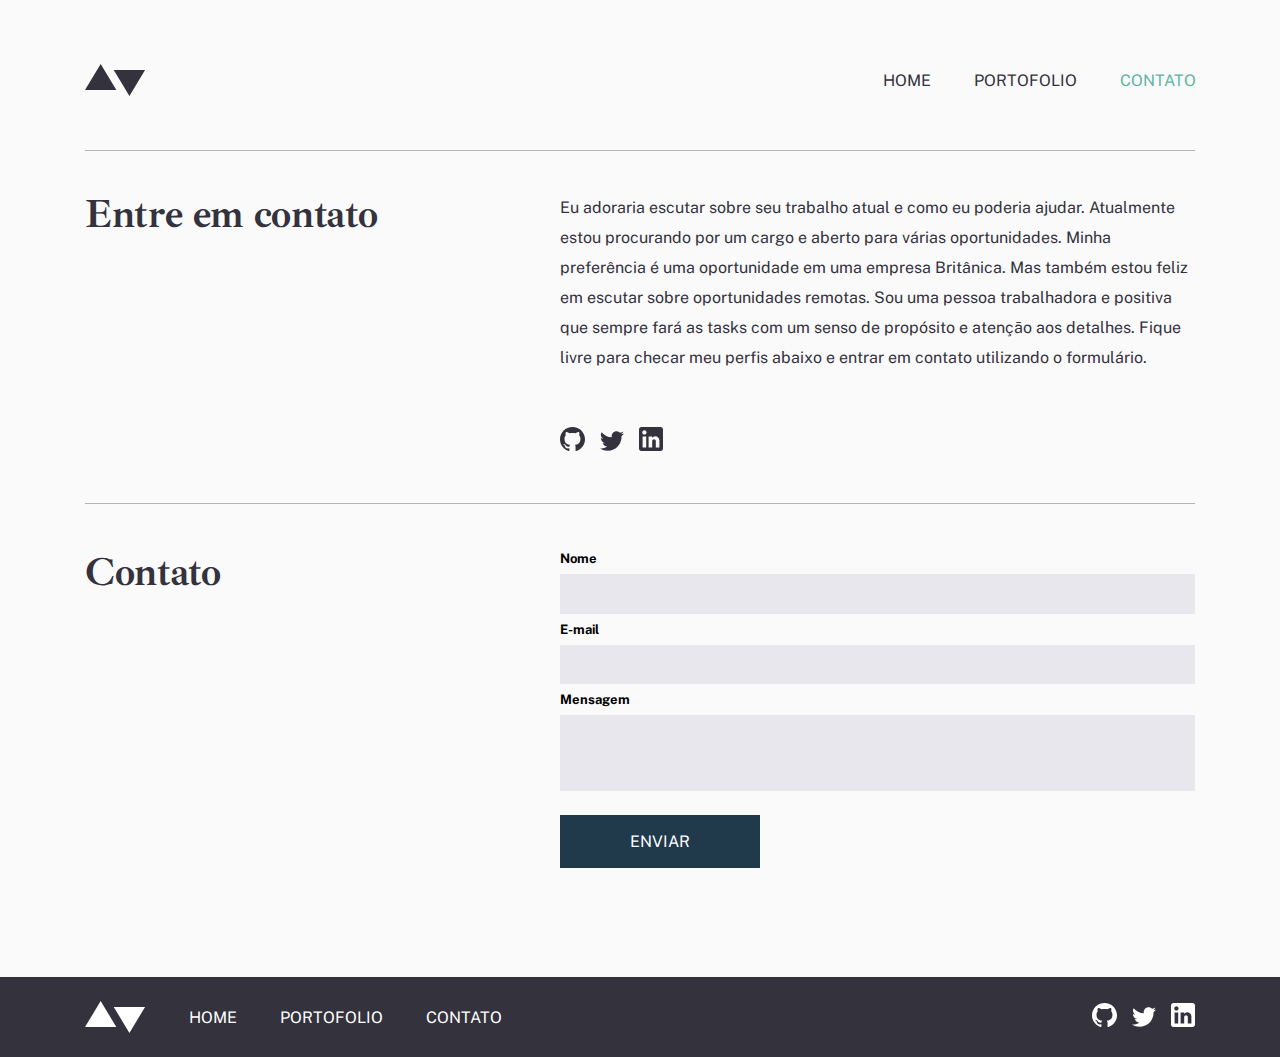
<file: pages/contato/index.html>
<!DOCTYPE html>
<html lang="en">

<head>
    <meta charset="UTF-8">
    <meta http-equiv="X-UA-Compatible" content="IE=edge">
    <meta name="viewport" content="width=device-width, initial-scale=1.0">
    <title>Contato</title>
    <link rel="preconnect" href="https://fonts.googleapis.com">
    <link rel="preconnect" href="https://fonts.gstatic.com" crossorigin>
    <link href="https://fonts.googleapis.com/css2?family=Ibarra+Real+Nova:wght@700&family=Public+Sans&display=swap"
        rel="stylesheet">
    <link rel="stylesheet" href="../../css/global.css">
    <link rel="stylesheet" href="style.css">

</head>

<body>
    <header>
        <img src="../../assets/logo-dark.svg" alt="Logo dark">
        <nav>
            <ul>
                <li><a class="home2" href="../../pages/home/index.html">HOME</a></li>
                <li><a class="home2" href="../../pages/portfolio/index.html">PORTOFOLIO</a></li>
                <li><a class="home" href="../../pages/contato/index.html">CONTATO</a></li>
            </ul>
        </nav>
    </header>
    <section>
        <div class="contato-final">
            <div class="contato-h2">
                <h2>Entre em contato</h2>
            </div>
            <div class="entre-em-contato">
                <p>Eu adoraria escutar sobre seu trabalho atual e como eu poderia ajudar. Atualmente estou procurando
                    por um cargo e aberto para várias oportunidades. Minha preferência é uma oportunidade em uma empresa
                    Britânica. Mas também estou feliz em escutar sobre oportunidades remotas. Sou uma pessoa
                    trabalhadora e positiva que sempre fará as tasks com um senso de propósito e atenção aos detalhes.
                    Fique livre para checar meu perfis abaixo e entrar em contato utilizando o formulário.</p>
                <ul>
                    <li><a href="https://github.com/carlosael"><img src="../../assets/icons/github-dark.svg" alt=""></a>
                    </li>
                    <li><a href="#"><img src="../../assets/icons/twitter-dark.svg" alt=""></a></li>
                    <li><a href="https://www.linkedin.com/in/carlos-alberto-037582105/"><img
                                src="../../assets/icons/linkedin-dark.svg" alt=""></a></li>
                </ul>
            </div>
        </div>
        <div class="contato-texto">
            <div class="contato-texto-h2">
                <h2>Contato</h2>
            </div>
            <div class="inputs">
                <label for="name">Nome</label>
                <input class="name" id="name" type="text">
                <label for="email">E-mail</label>
                <input class="email" id="email" type="text">
                <label for="mesagem">Mensagem</label>
                <textarea class="text" id="mesagem" type="text"></textarea>
                <button>ENVIAR</button>
            </div>
        </div>
    </section>
    <footer>
        <div class="links">
            <div class="logo-nav">
                <img src="../../assets/logo-light.svg" alt="Logo light">
                <ul>
                    <li><a href="../../pages/home/index.html">HOME</a></li>
                    <li><a href="../../pages/portfolio/index.html">PORTOFOLIO</a></li>
                    <li><a href="../../pages/contato/index.html">CONTATO</a></li>
                </ul>
            </div>
            <div class="ul-social">
                <ul>
                    <li><a href="https://github.com/carlosael"><img src="../../assets/icons/github-light.svg"
                                alt=""></a>
                    </li>
                    <li><a href="#"><img src="../../assets/icons/twitter-light.svg" alt=""></a></li>
                    <li><a href="https://www.linkedin.com/in/carlos-alberto-037582105/"><img
                                src="../../assets/icons/linkedin-light.svg" alt=""></a></li>
                </ul>
            </div>
        </div>
    </footer>
</body>

</html>
</file>
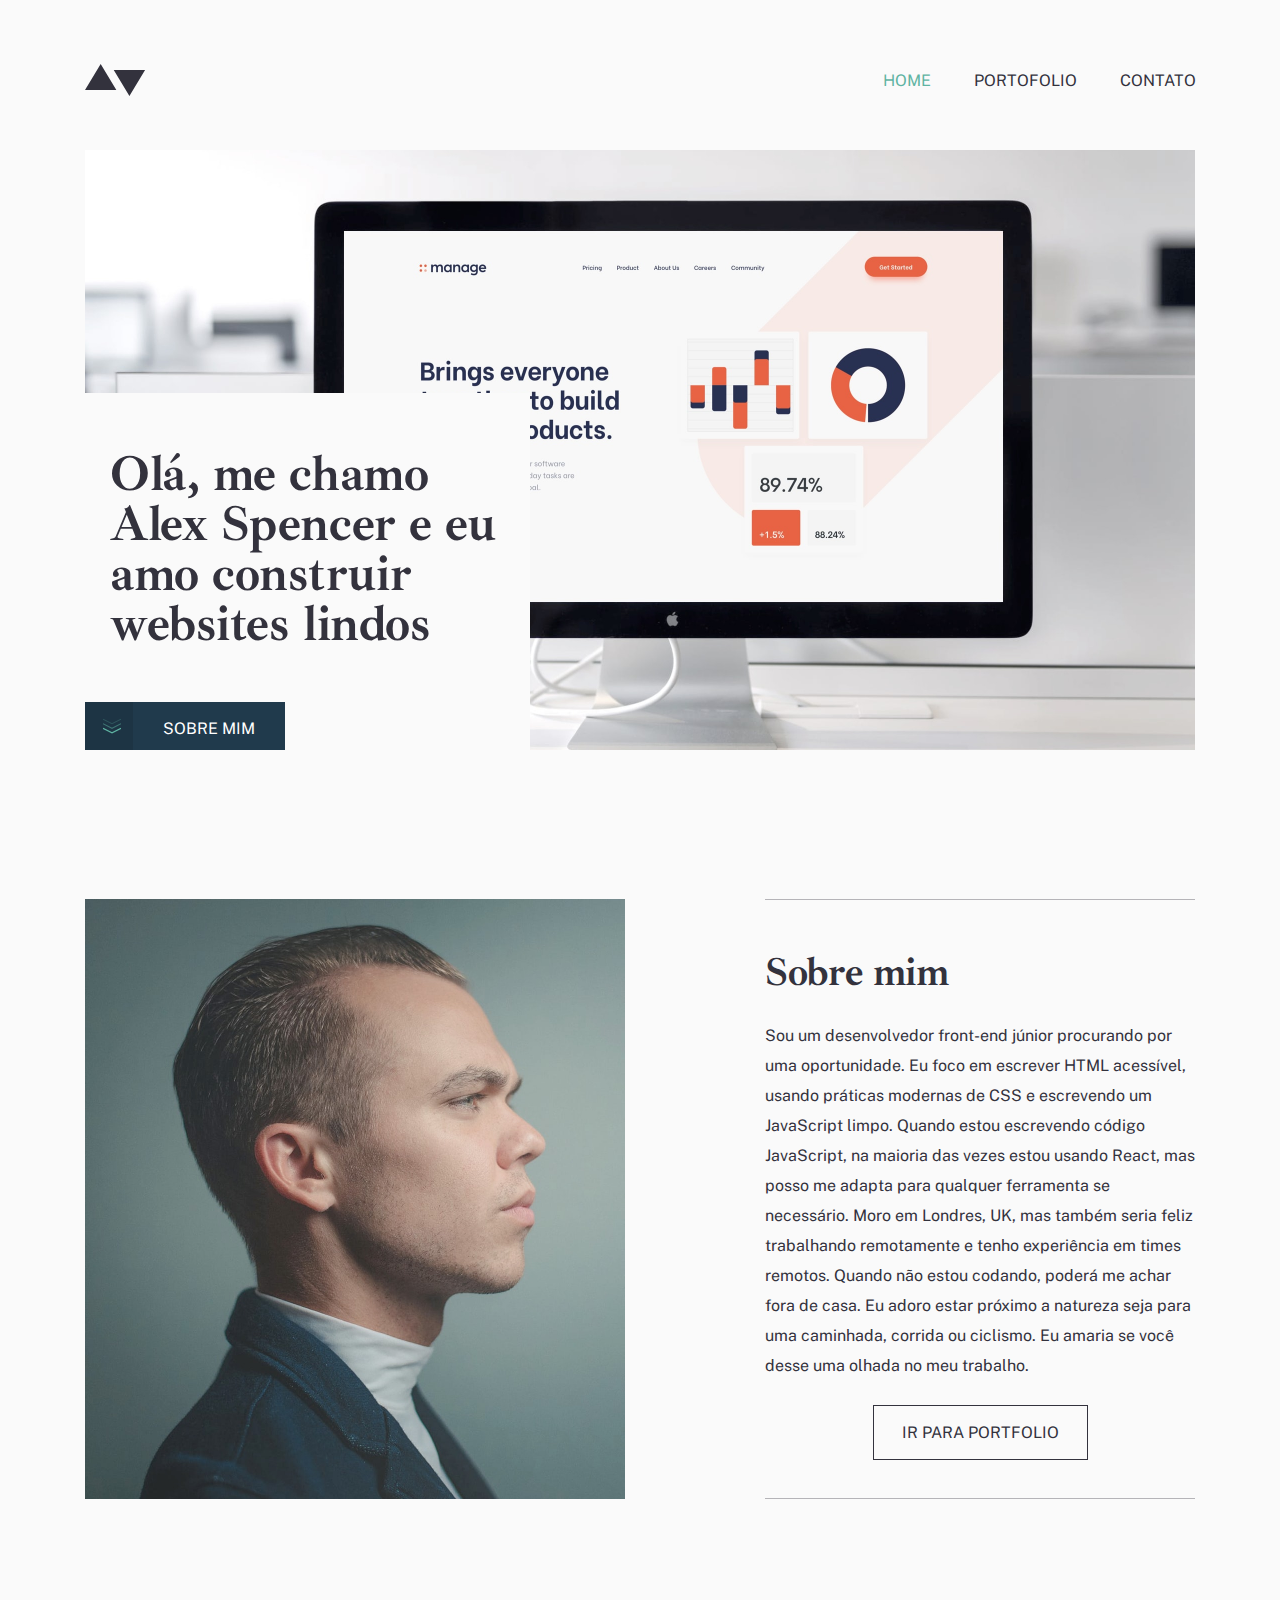
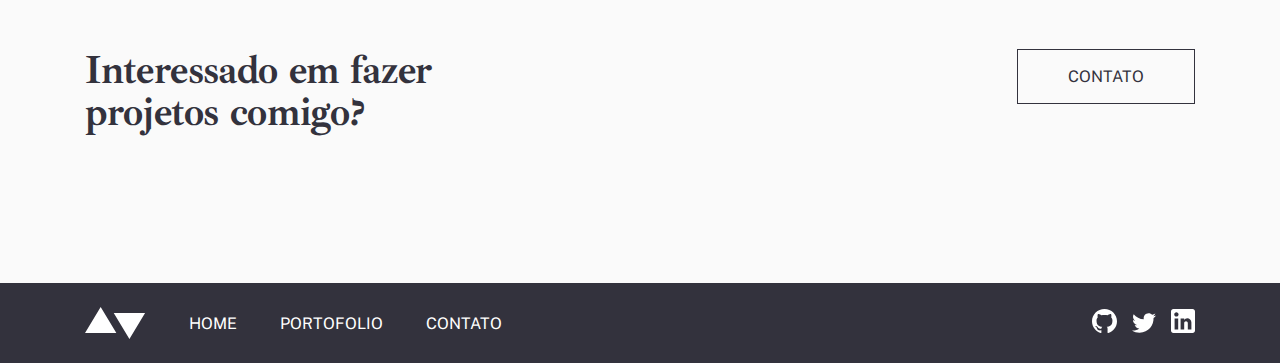
<file: pages/home/index.html>
<!DOCTYPE html>
<html lang="en">

<head>
    <meta charset="UTF-8">
    <meta http-equiv="X-UA-Compatible" content="IE=edge">
    <meta name="viewport" content="width=device-width, initial-scale=1.0">
    <title>Home</title>
    <link rel="preconnect" href="https://fonts.googleapis.com">
    <link rel="preconnect" href="https://fonts.gstatic.com" crossorigin>
    <link href="https://fonts.googleapis.com/css2?family=Ibarra+Real+Nova:wght@700&family=Public+Sans&display=swap"
        rel="stylesheet">
    <link rel="stylesheet" href="../../css/global.css">
    <link rel="stylesheet" href="style.css">

</head>

<body>
    <header>
        <img src="../../assets/logo-dark.svg" alt="Logo dark">
        <nav>
            <ul>
                <li><a class="home" href="../../pages/home/index.html">HOME</a></li>
                <li><a class="home2" href="../../pages/portfolio/index.html">PORTOFOLIO</a></li>
                <li><a class="home2" href="../../pages/contato/index.html">CONTATO</a></li>
            </ul>
        </nav>
    </header>
    <section>
        <div class="hero">
            <div class="hero-h1">
                <div class="ola">
                    <h1>Olá, me chamo Alex Spencer e eu amo construir websites lindos</h1>
                </div>
                <div class="hero-button">
                    <div class="img-button">
                        <a href="#sobre-mim"><button><img src="../../assets/icons/down-arrows.svg"
                                    alt="Down arrows"></button></a>
                    </div>
                    <div class="sobre-mim-button">
                        <a href="#sobre-mim"><button>SOBRE MIM</button></a>
                    </div>
                </div>
            </div>
        </div>
    </section>
    <section id="sobre-mim">
        <div class="profilepic-sobre">
            <div class="profilepic">
                <img src="../../assets/home/image-homepage-profile.jpg" alt="Profile picture">
            </div>
            <div class="about-me">
                <h2>Sobre mim</h2>
                <p>Sou um desenvolvedor front-end júnior procurando por uma oportunidade. Eu foco em escrever HTML
                    acessível, usando práticas modernas de CSS e escrevendo um JavaScript limpo. Quando estou escrevendo
                    código JavaScript, na maioria das vezes estou usando React, mas posso me adapta para qualquer
                    ferramenta
                    se necessário. Moro em Londres, UK, mas também seria feliz trabalhando remotamente e tenho
                    experiência
                    em times remotos. Quando não estou codando, poderá me achar fora de casa. Eu adoro estar próximo a
                    natureza seja para uma caminhada, corrida ou ciclismo. Eu amaria se você desse uma olhada no meu
                    trabalho.</p>
                <div class="about-me-button">
                    <a href="../../pages/portfolio/index.html"><button>IR PARA PORTFOLIO</button></a>
                </div>
            </div>
        </div>
    </section>
    <section>
        <div class="contato">
            <div class="contato-h2">
                <h2>Interessado em fazer projetos comigo?</h2>
            </div>
            <div class="contato-button">
                <a href="../../pages/contato/index.html"><button>CONTATO</button></a>
            </div>
        </div>
    </section>
    <footer>
        <div class="links">
            <div class="logo-nav">
                <img src="../../assets/logo-light.svg" alt="Logo light">
                <ul>
                    <li><a href="../../pages/home/index.html">HOME</a></li>
                    <li><a href="../../pages/portfolio/index.html">PORTOFOLIO</a></li>
                    <li><a href="../../pages/contato/index.html">CONTATO</a></li>
                </ul>
            </div>
            <div class="ul-social">
                <ul>
                    <li><a href="https://github.com/carlosael"><img src="../../assets/icons/github-light.svg"
                                alt=""></a>
                    </li>
                    <li><a href="#"><img src="../../assets/icons/twitter-light.svg" alt=""></a></li>
                    <li><a href="https://www.linkedin.com/in/carlos-alberto-037582105/"><img
                                src="../../assets/icons/linkedin-light.svg" alt=""></a></li>
                </ul>
            </div>
        </div>
    </footer>
</body>

</html>
</file>
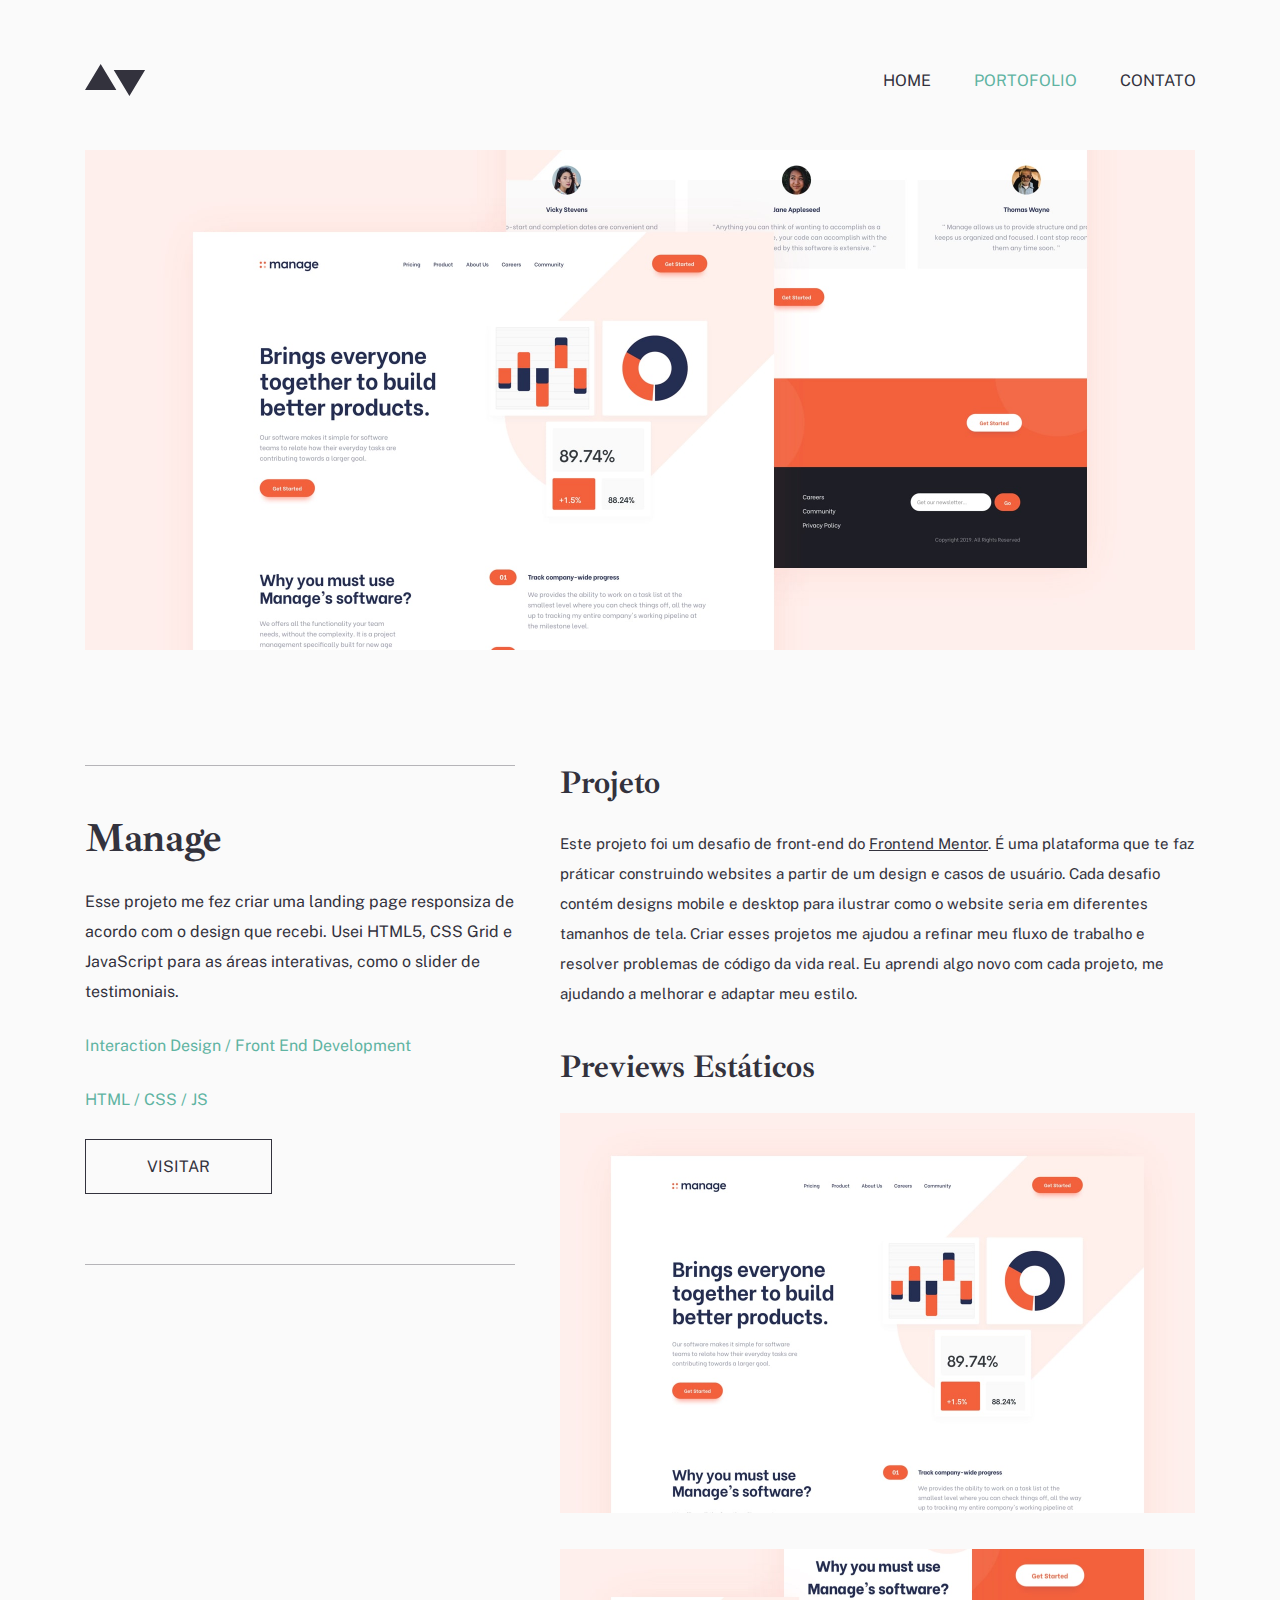
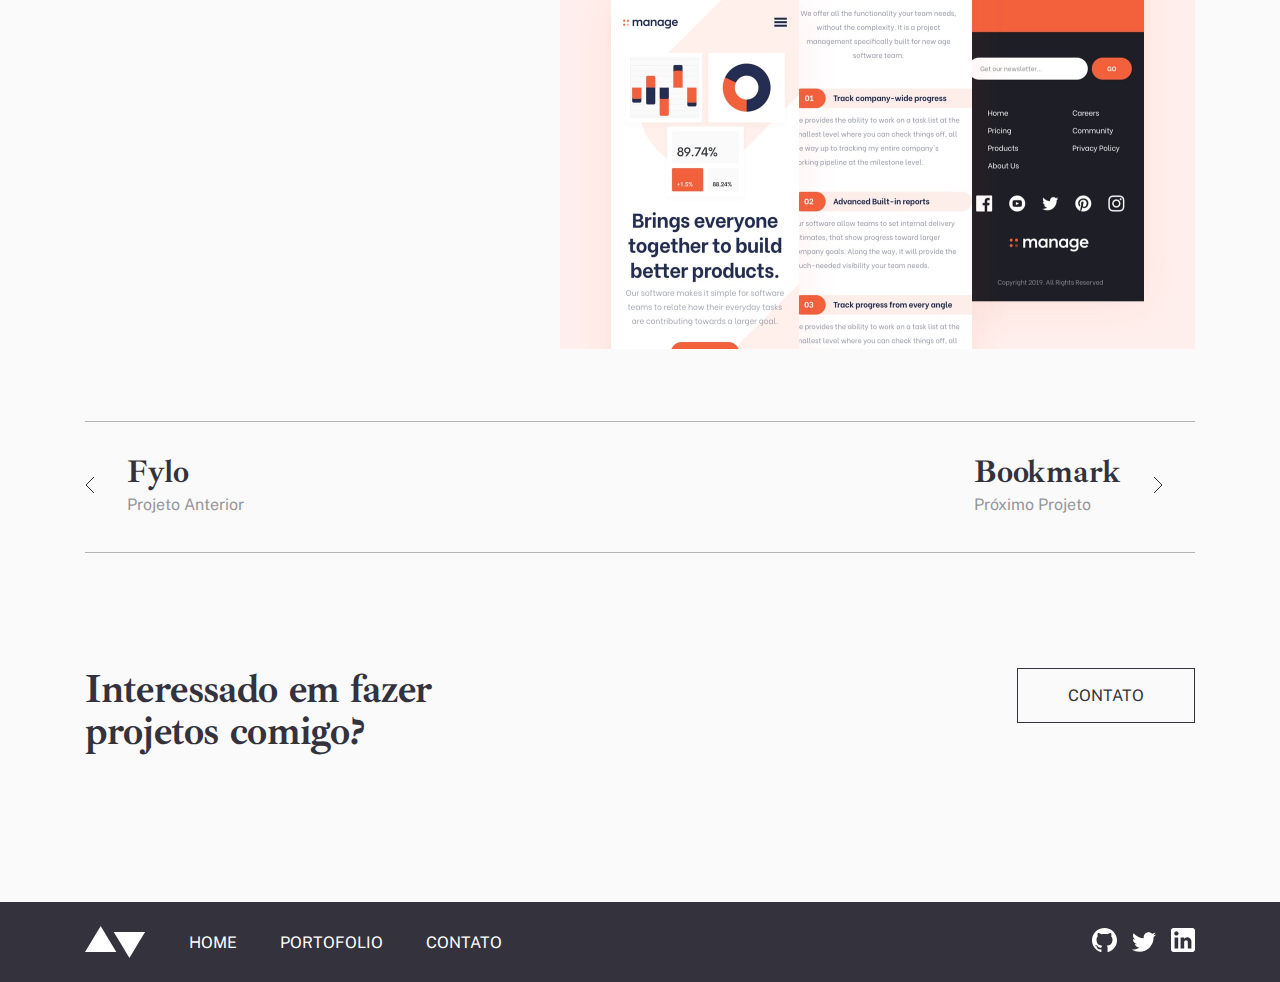
<file: pages/portfolio-01-manage/index.html>
<!DOCTYPE html>
<html lang="en">

<head>
    <meta charset="UTF-8">
    <meta http-equiv="X-UA-Compatible" content="IE=edge">
    <meta name="viewport" content="width=device-width, initial-scale=1.0">
    <title>Projeto Manage</title>
    <link rel="preconnect" href="https://fonts.googleapis.com">
    <link rel="preconnect" href="https://fonts.gstatic.com" crossorigin>
    <link href="https://fonts.googleapis.com/css2?family=Ibarra+Real+Nova:wght@700&family=Public+Sans&display=swap"
        rel="stylesheet">
    <link rel="stylesheet" href="../../css/global.css">
    <link rel="stylesheet" href="style.css">

</head>

<body>
    <header>
        <img src="../../assets/logo-dark.svg" alt="Logo dark">
        <nav>
            <ul>
                <li><a class="home2" href="../../pages/home/index.html">HOME</a></li>
                <li><a class="home" href="../../pages/portfolio/index.html">PORTOFOLIO</a></li>
                <li><a class="home2" href="../../pages/contato/index.html">CONTATO</a></li>
            </ul>
        </nav>
    </header>
    <section>
        <div class="hero">

        </div>
    </section>
    <section id="sobre-mim">
        <div class="profilepic-sobre">
            <div class="about-me">
                <h2>Manage</h2>
                <p>Esse projeto me fez criar uma landing page responsiza de acordo com o design que recebi. Usei HTML5,
                    CSS Grid e JavaScript para as áreas interativas, como o slider de testimoniais.</p>
                <p class="p-verde">Interaction Design / Front End Development</p>
                <p class="p-verde">HTML / CSS / JS</p>
                <div class="about-me-button">
                    <a href="#"><button>VISITAR</button></a>
                </div>
            </div>
            <div class="projeto">
                <h3>Projeto</h3>
                <p>Este projeto foi um desafio de front-end do <u>Frontend Mentor</u>. É uma plataforma que te faz
                    práticar
                    construindo websites a partir de um design e casos de usuário. Cada desafio contém designs mobile e
                    desktop para ilustrar como o website seria em diferentes tamanhos de tela. Criar esses projetos me
                    ajudou a refinar meu fluxo de trabalho e resolver problemas de código da vida real. Eu aprendi algo
                    novo com cada projeto, me ajudando a melhorar e adaptar meu estilo.</p>
                <h3>Previews Estáticos</h3>
                <img src="../../assets/portfolio/manage/image-manage-preview-1.jpg" alt="Manage picture 2">
                <img src="../../assets/portfolio/manage/image-manage-preview-2.jpg" alt="Manage picture 3">
            </div>
        </div>
    </section>
    <section>
        <div class="portofolio-nav">
            <div class="projeto-anterior">
                <div class="projeto-seta">
                    <a href="../../pages/portfolio-04-fylo/index.html"><img src="../../assets/icons/arrow-left.svg"
                            alt=""></a>
                </div>
                <div class="projeto-anterior-projeto">
                    <a href="../../pages/portfolio-04-fylo/index.html">
                        <h3>Fylo</h3>
                        <p>Projeto Anterior</p>
                    </a>
                </div>
            </div>
            <div class="projeto-anterior">
                <div class="projeto-anterior-projeto">
                    <a href="../../pages/portfolio-02-bookmark/index.html">
                        <h3>Bookmark</h3>
                        <p>Próximo Projeto</p>
                    </a>
                </div>
                <div class="projeto-seta">
                    <a href="../../pages/portfolio-02-bookmark/index.html"><img src="../../assets/icons/arrow-right.svg"
                            alt=""></a>
                </div>
            </div>
        </div>

    </section>
    <section>
        <div class="contato">
            <div class="contato-h2">
                <h2>Interessado em fazer projetos comigo?</h2>
            </div>
            <div class="contato-button">
                <a href="../../pages/contato/index.html"><button>CONTATO</button></a>
            </div>
        </div>
    </section>
    <footer>
        <div class="links">
            <div class="logo-nav">
                <img src="../../assets/logo-light.svg" alt="Logo light">
                <ul>
                    <li><a href="../../pages/home/index.html">HOME</a></li>
                    <li><a href="../../pages/portfolio/index.html">PORTOFOLIO</a></li>
                    <li><a href="../../pages/contato/index.html">CONTATO</a></li>
                </ul>
            </div>
            <div class="ul-social">
                <ul>
                    <li><a href="https://github.com/carlosael"><img src="../../assets/icons/github-light.svg"
                                alt=""></a>
                    </li>
                    <li><a href="#"><img src="../../assets/icons/twitter-light.svg" alt=""></a></li>
                    <li><a href="https://www.linkedin.com/in/carlos-alberto-037582105/"><img
                                src="../../assets/icons/linkedin-light.svg" alt=""></a></li>
                </ul>
            </div>
        </div>
    </footer>
</body>

</html>
</file>
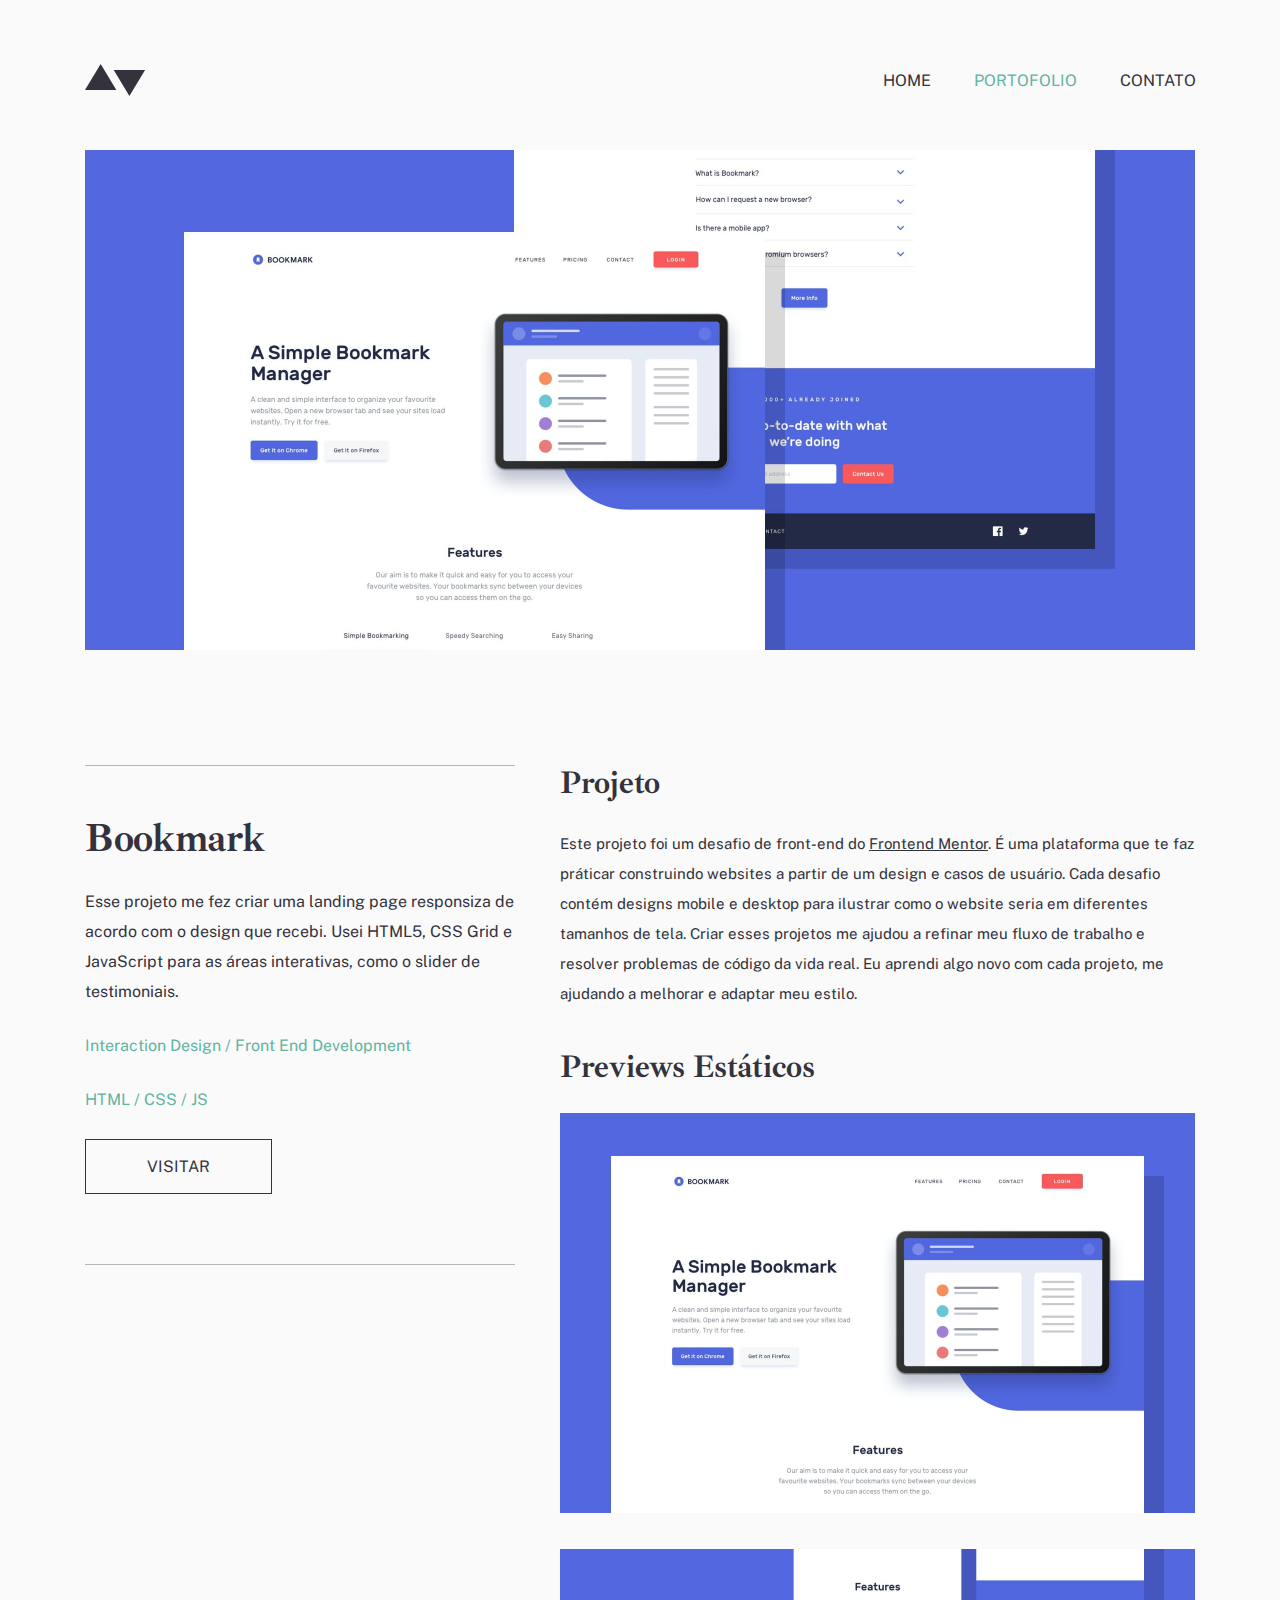
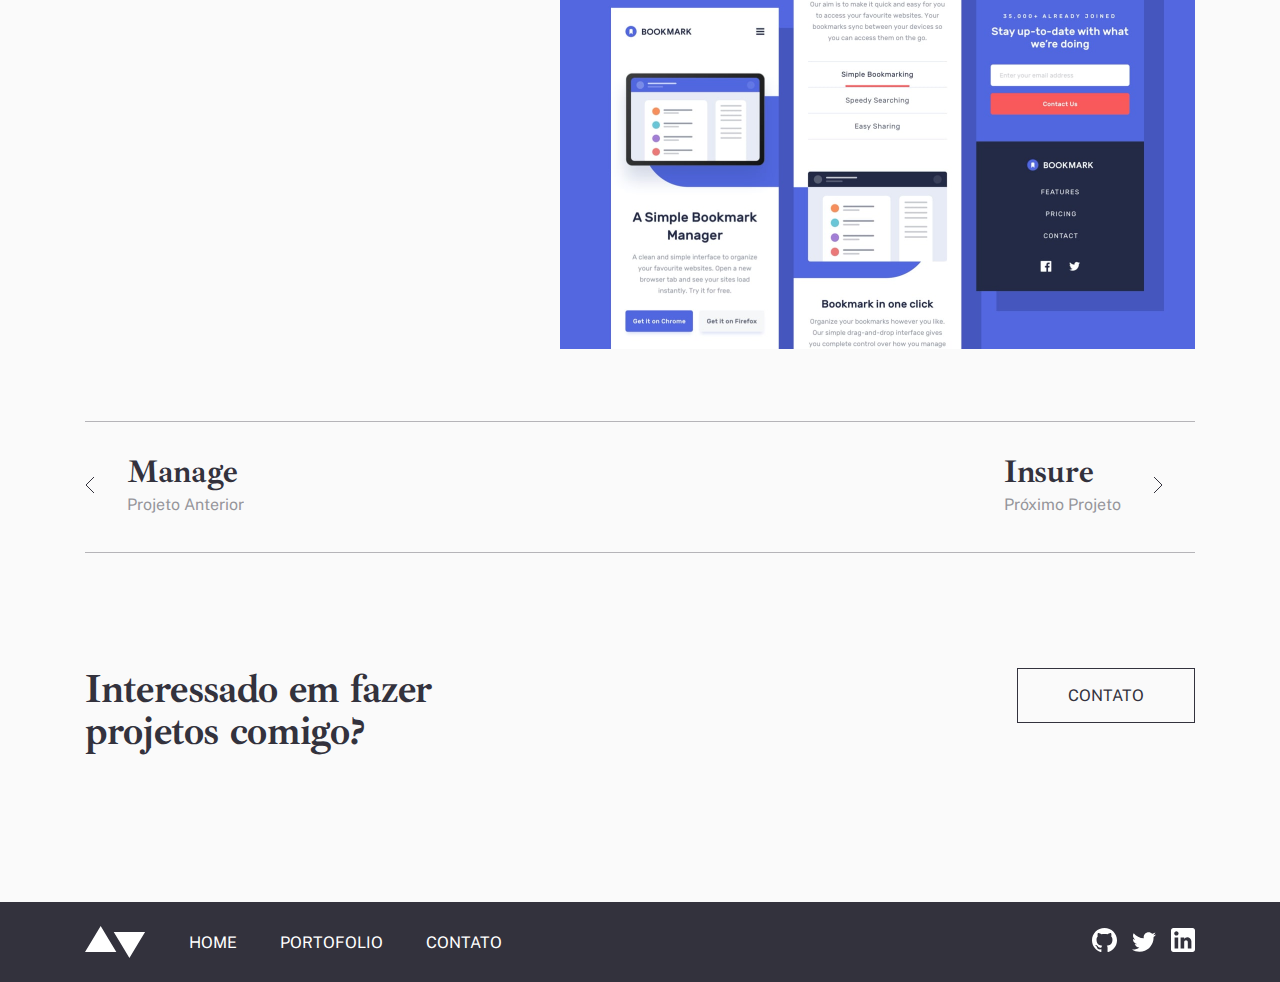
<file: pages/portfolio-02-bookmark/index.html>
<!DOCTYPE html>
<html lang="en">

<head>
    <meta charset="UTF-8">
    <meta http-equiv="X-UA-Compatible" content="IE=edge">
    <meta name="viewport" content="width=device-width, initial-scale=1.0">
    <title>Projeto Bookmark</title>
    <link rel="preconnect" href="https://fonts.googleapis.com">
    <link rel="preconnect" href="https://fonts.gstatic.com" crossorigin>
    <link href="https://fonts.googleapis.com/css2?family=Ibarra+Real+Nova:wght@700&family=Public+Sans&display=swap"
        rel="stylesheet">
    <link rel="stylesheet" href="../../css/global.css">
    <link rel="stylesheet" href="style.css">

</head>

<body>
    <header>
        <img src="../../assets/logo-dark.svg" alt="Logo dark">
        <nav>
            <ul>
                <li><a class="home2" href="../../pages/home/index.html">HOME</a></li>
                <li><a class="home" href="../../pages/portfolio/index.html">PORTOFOLIO</a></li>
                <li><a class="home2" href="../../pages/contato/index.html">CONTATO</a></li>
            </ul>
        </nav>
    </header>
    <section>
        <div class="hero">

        </div>
    </section>
    <section id="sobre-mim">
        <div class="profilepic-sobre">
            <div class="about-me">
                <h2>Bookmark</h2>
                <p>Esse projeto me fez criar uma landing page responsiza de acordo com o design que recebi. Usei HTML5,
                    CSS Grid e JavaScript para as áreas interativas, como o slider de testimoniais.</p>
                <p class="p-verde">Interaction Design / Front End Development</p>
                <p class="p-verde">HTML / CSS / JS</p>
                <div class="about-me-button">
                    <a href="#"><button>VISITAR</button></a>
                </div>
            </div>
            <div class="projeto">
                <h3>Projeto</h3>
                <p>Este projeto foi um desafio de front-end do <u>Frontend Mentor</u>. É uma plataforma que te faz
                    práticar
                    construindo websites a partir de um design e casos de usuário. Cada desafio contém designs mobile e
                    desktop para ilustrar como o website seria em diferentes tamanhos de tela. Criar esses projetos me
                    ajudou a refinar meu fluxo de trabalho e resolver problemas de código da vida real. Eu aprendi algo
                    novo com cada projeto, me ajudando a melhorar e adaptar meu estilo.</p>
                <h3>Previews Estáticos</h3>
                <img src="../../assets/portfolio/bookmark/image-bookmark-preview-1.jpg" alt="Bookmark picture 2">
                <img src="../../assets/portfolio/bookmark/image-bookmark-preview-2.jpg" alt="Bookmark picture 3">
            </div>
        </div>
    </section>
    <section>
        <div class="portofolio-nav">
            <div class="projeto-anterior">
                <div class="projeto-seta">
                    <a href="../../pages/portfolio-04-fylo/index.html"><img src="../../assets/icons/arrow-left.svg"
                            alt=""></a>
                </div>
                <div class="projeto-anterior-projeto">
                    <a href="../../pages/portfolio-01-manage/index.html">
                        <h3>Manage</h3>
                        <p>Projeto Anterior</p>
                    </a>
                </div>
            </div>
            <div class="projeto-anterior">
                <div class="projeto-anterior-projeto">
                    <a href="../../pages/portfolio-03-insure/index.html">
                        <h3>Insure</h3>
                        <p>Próximo Projeto</p>
                    </a>
                </div>
                <div class="projeto-seta">
                    <a href="../../pages/portfolio-02-bookmark/index.html"><img src="../../assets/icons/arrow-right.svg"
                            alt=""></a>
                </div>
            </div>
        </div>

    </section>
    <section>
        <div class="contato">
            <div class="contato-h2">
                <h2>Interessado em fazer projetos comigo?</h2>
            </div>
            <div class="contato-button">
                <a href="../../pages/contato/index.html"><button>CONTATO</button></a>
            </div>
        </div>
    </section>
    <footer>
        <div class="links">
            <div class="logo-nav">
                <img src="../../assets/logo-light.svg" alt="Logo light">
                <ul>
                    <li><a href="../../pages/home/index.html">HOME</a></li>
                    <li><a href="../../pages/portfolio/index.html">PORTOFOLIO</a></li>
                    <li><a href="../../pages/contato/index.html">CONTATO</a></li>
                </ul>
            </div>
            <div class="ul-social">
                <ul>
                    <li><a href="https://github.com/carlosael"><img src="../../assets/icons/github-light.svg"
                                alt=""></a>
                    </li>
                    <li><a href="#"><img src="../../assets/icons/twitter-light.svg" alt=""></a></li>
                    <li><a href="https://www.linkedin.com/in/carlos-alberto-037582105/"><img
                                src="../../assets/icons/linkedin-light.svg" alt=""></a></li>
                </ul>
            </div>
        </div>
    </footer>
</body>

</html>
</file>
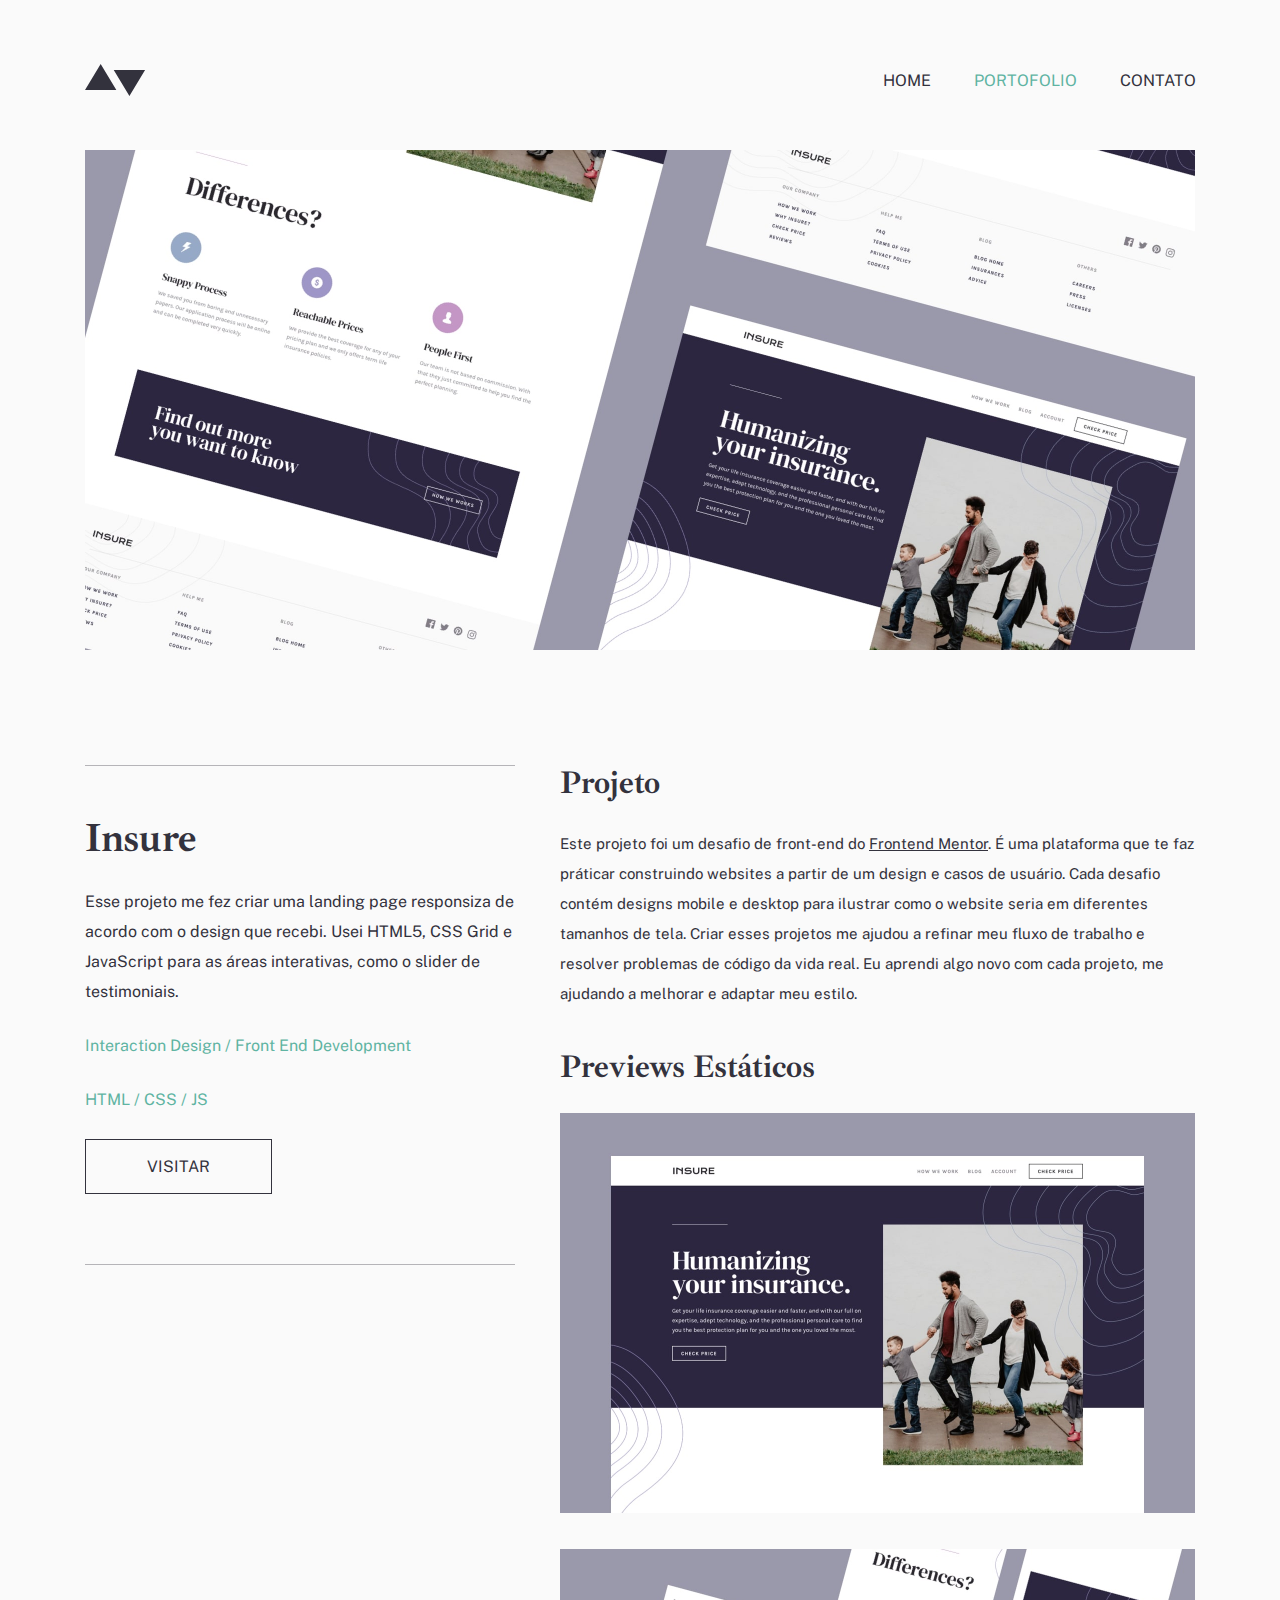
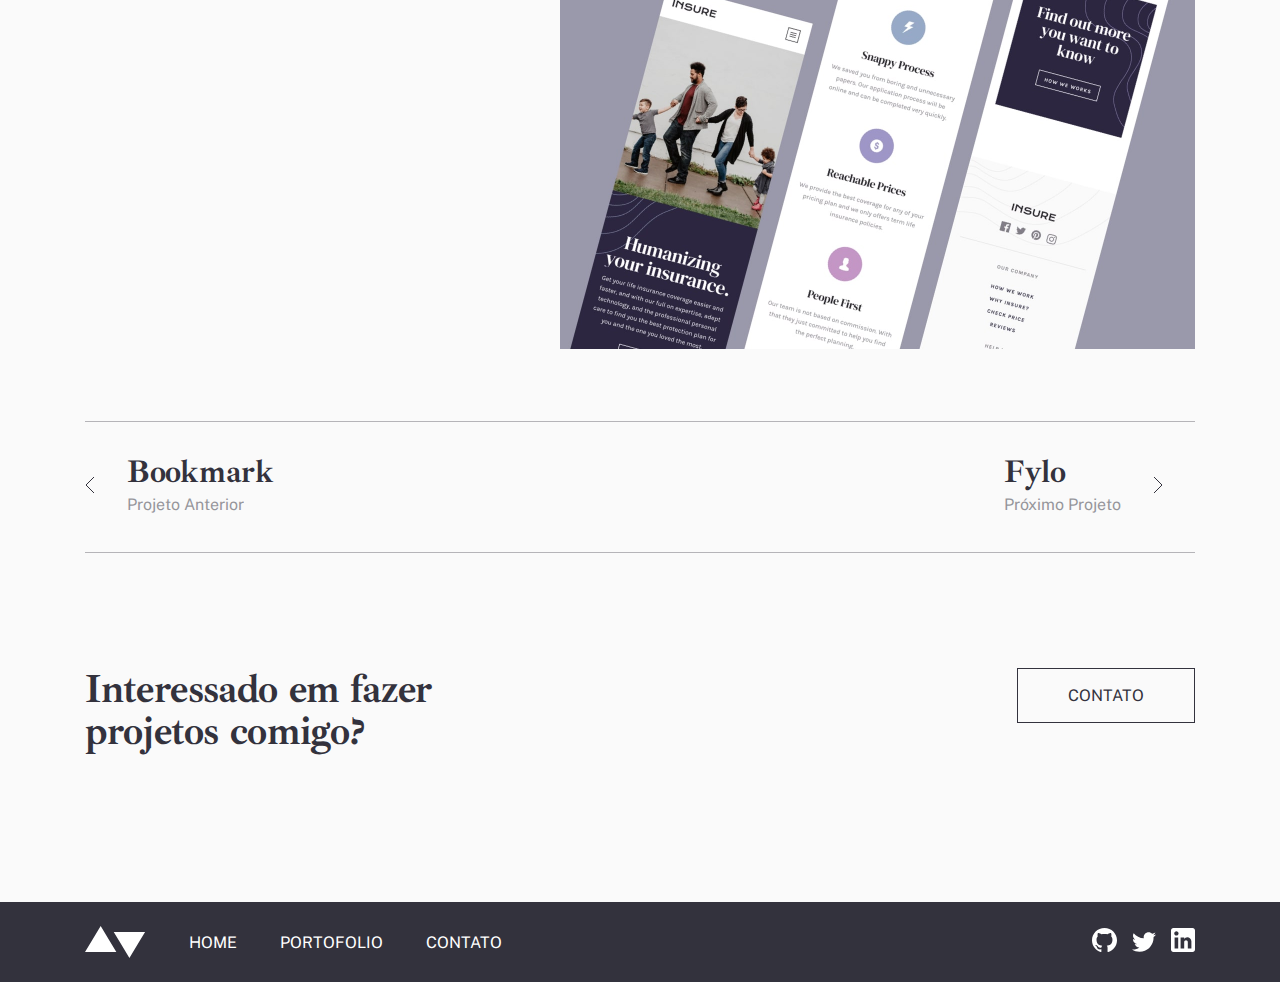
<file: pages/portfolio-03-insure/index.html>
<!DOCTYPE html>
<html lang="en">

<head>
    <meta charset="UTF-8">
    <meta http-equiv="X-UA-Compatible" content="IE=edge">
    <meta name="viewport" content="width=device-width, initial-scale=1.0">
    <title>Projeto Insure</title>
    <link rel="preconnect" href="https://fonts.googleapis.com">
    <link rel="preconnect" href="https://fonts.gstatic.com" crossorigin>
    <link href="https://fonts.googleapis.com/css2?family=Ibarra+Real+Nova:wght@700&family=Public+Sans&display=swap"
        rel="stylesheet">
    <link rel="stylesheet" href="../../css/global.css">
    <link rel="stylesheet" href="style.css">

</head>

<body>
    <header>
        <img src="../../assets/logo-dark.svg" alt="Logo dark">
        <nav>
            <ul>
                <li><a class="home2" href="../../pages/home/index.html">HOME</a></li>
                <li><a class="home" href="../../pages/portfolio/index.html">PORTOFOLIO</a></li>
                <li><a class="home2" href="../../pages/contato/index.html">CONTATO</a></li>
            </ul>
        </nav>
    </header>
    <section>
        <div class="hero">

        </div>
    </section>
    <section id="sobre-mim">
        <div class="profilepic-sobre">
            <div class="about-me">
                <h2>Insure</h2>
                <p>Esse projeto me fez criar uma landing page responsiza de acordo com o design que recebi. Usei HTML5,
                    CSS Grid e JavaScript para as áreas interativas, como o slider de testimoniais.</p>
                <p class="p-verde">Interaction Design / Front End Development</p>
                <p class="p-verde">HTML / CSS / JS</p>
                <div class="about-me-button">
                    <a href="#"><button>VISITAR</button></a>
                </div>
            </div>
            <div class="projeto">
                <h3>Projeto</h3>
                <p>Este projeto foi um desafio de front-end do <u>Frontend Mentor</u>. É uma plataforma que te faz
                    práticar
                    construindo websites a partir de um design e casos de usuário. Cada desafio contém designs mobile e
                    desktop para ilustrar como o website seria em diferentes tamanhos de tela. Criar esses projetos me
                    ajudou a refinar meu fluxo de trabalho e resolver problemas de código da vida real. Eu aprendi algo
                    novo com cada projeto, me ajudando a melhorar e adaptar meu estilo.</p>
                <h3>Previews Estáticos</h3>
                <img src="../../assets/portfolio/insure/image-insure-preview-1.jpg" alt="Insure picture 2">
                <img src="../../assets/portfolio/insure/image-insure-preview-2.jpg" alt="Insure picture 3">
            </div>
        </div>
    </section>
    <section>
        <div class="portofolio-nav">
            <div class="projeto-anterior">
                <div class="projeto-seta">
                    <a href="../../pages/portfolio-04-fylo/index.html"><img src="../../assets/icons/arrow-left.svg"
                            alt=""></a>
                </div>
                <div class="projeto-anterior-projeto">
                    <a href="../../pages/portfolio-02-bookmark/index.html">
                        <h3>Bookmark</h3>
                        <p>Projeto Anterior</p>
                    </a>
                </div>
            </div>
            <div class="projeto-anterior">
                <div class="projeto-anterior-projeto">
                    <a href="../../pages/portfolio-04-fylo/index.html">
                        <h3>Fylo</h3>
                        <p>Próximo Projeto</p>
                    </a>
                </div>
                <div class="projeto-seta">
                    <a href="../../pages/portfolio-02-bookmark/index.html"><img src="../../assets/icons/arrow-right.svg"
                            alt=""></a>
                </div>
            </div>
        </div>

    </section>
    <section>
        <div class="contato">
            <div class="contato-h2">
                <h2>Interessado em fazer projetos comigo?</h2>
            </div>
            <div class="contato-button">
                <a href="../../pages/contato/index.html"><button>CONTATO</button></a>
            </div>
        </div>
    </section>
    <footer>
        <div class="links">
            <div class="logo-nav">
                <img src="../../assets/logo-light.svg" alt="Logo light">
                <ul>
                    <li><a href="../../pages/home/index.html">HOME</a></li>
                    <li><a href="../../pages/portfolio/index.html">PORTOFOLIO</a></li>
                    <li><a href="../../pages/contato/index.html">CONTATO</a></li>
                </ul>
            </div>
            <div class="ul-social">
                <ul>
                    <li><a href="https://github.com/carlosael"><img src="../../assets/icons/github-light.svg"
                                alt=""></a>
                    </li>
                    <li><a href="#"><img src="../../assets/icons/twitter-light.svg" alt=""></a></li>
                    <li><a href="https://www.linkedin.com/in/carlos-alberto-037582105/"><img
                                src="../../assets/icons/linkedin-light.svg" alt=""></a></li>
                </ul>
            </div>
        </div>
    </footer>
</body>

</html>
</file>
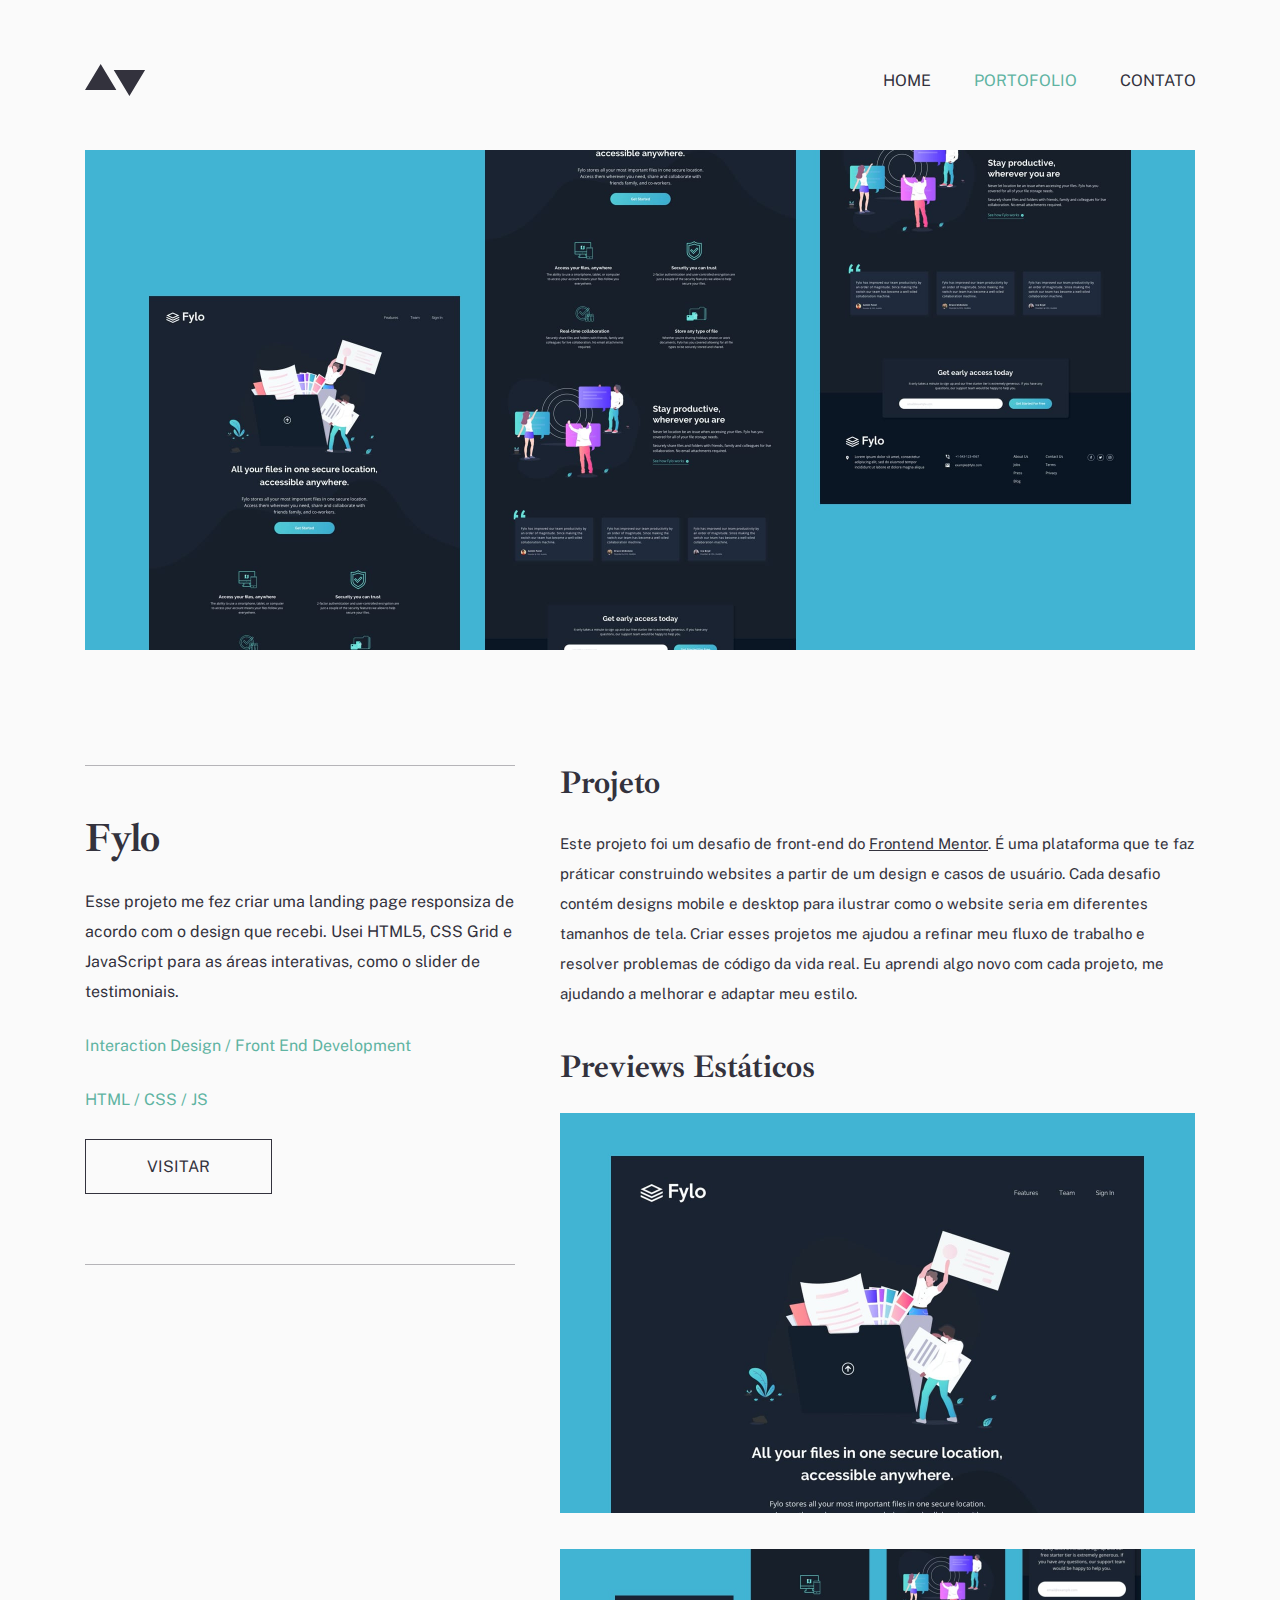
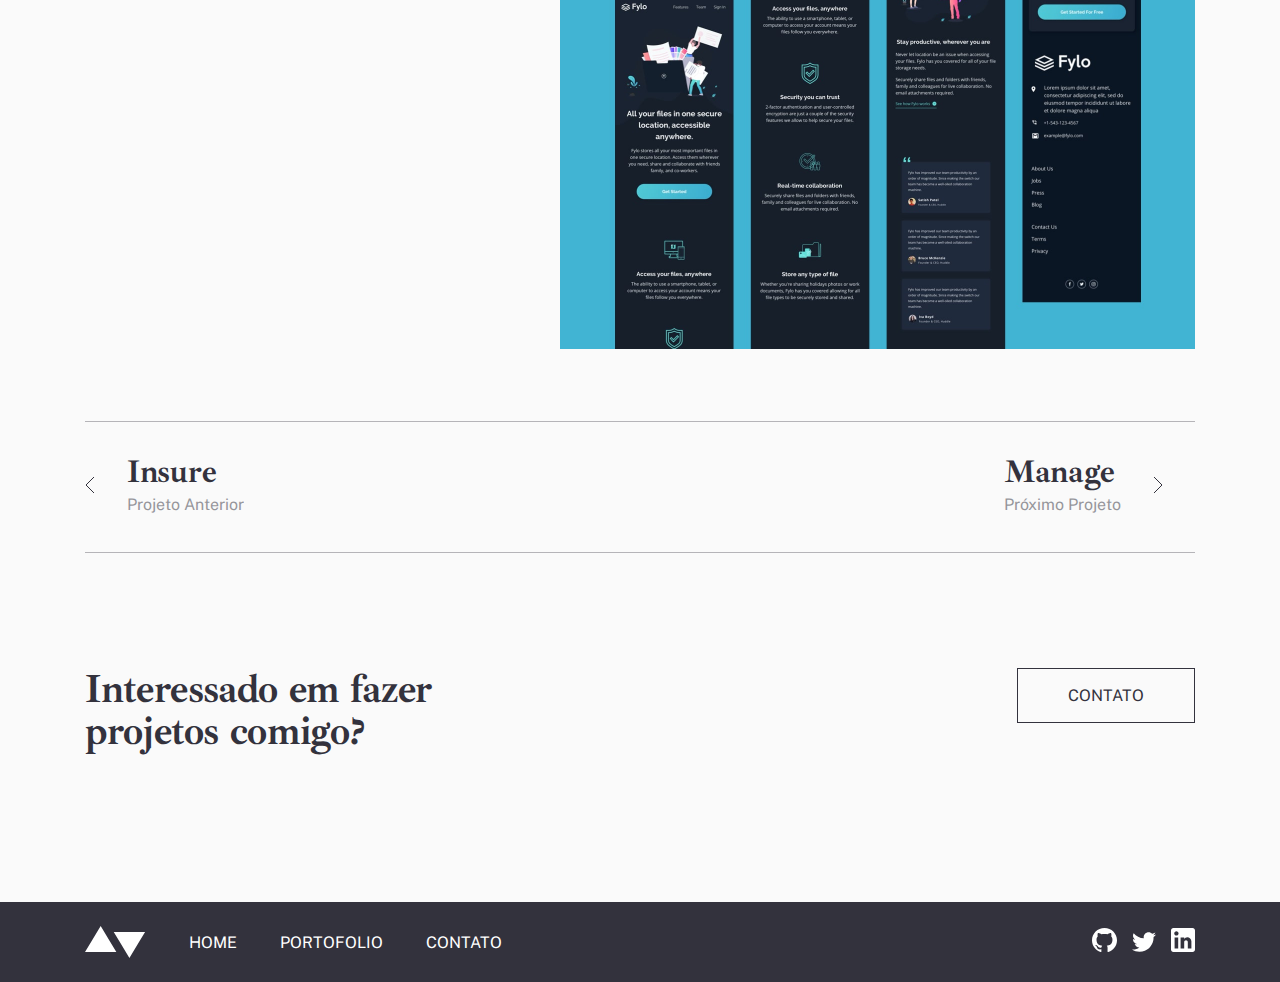
<file: pages/portfolio-04-fylo/index.html>
<!DOCTYPE html>
<html lang="en">

<head>
    <meta charset="UTF-8">
    <meta http-equiv="X-UA-Compatible" content="IE=edge">
    <meta name="viewport" content="width=device-width, initial-scale=1.0">
    <title>Projeto Fylo</title>
    <link rel="preconnect" href="https://fonts.googleapis.com">
    <link rel="preconnect" href="https://fonts.gstatic.com" crossorigin>
    <link href="https://fonts.googleapis.com/css2?family=Ibarra+Real+Nova:wght@700&family=Public+Sans&display=swap"
        rel="stylesheet">
    <link rel="stylesheet" href="../../css/global.css">
    <link rel="stylesheet" href="style.css">

</head>

<body>
    <header>
        <img src="../../assets/logo-dark.svg" alt="Logo dark">
        <nav>
            <ul>
                <li><a class="home2" href="../../pages/home/index.html">HOME</a></li>
                <li><a class="home" href="../../pages/portfolio/index.html">PORTOFOLIO</a></li>
                <li><a class="home2" href="../../pages/contato/index.html">CONTATO</a></li>
            </ul>
        </nav>
    </header>
    <section>
        <div class="hero">

        </div>
    </section>
    <section id="sobre-mim">
        <div class="profilepic-sobre">
            <div class="about-me">
                <h2>Fylo</h2>
                <p>Esse projeto me fez criar uma landing page responsiza de acordo com o design que recebi. Usei HTML5,
                    CSS Grid e JavaScript para as áreas interativas, como o slider de testimoniais.</p>
                <p class="p-verde">Interaction Design / Front End Development</p>
                <p class="p-verde">HTML / CSS / JS</p>
                <div class="about-me-button">
                    <a href="#"><button>VISITAR</button></a>
                </div>
            </div>
            <div class="projeto">
                <h3>Projeto</h3>
                <p>Este projeto foi um desafio de front-end do <u>Frontend Mentor</u>. É uma plataforma que te faz
                    práticar
                    construindo websites a partir de um design e casos de usuário. Cada desafio contém designs mobile e
                    desktop para ilustrar como o website seria em diferentes tamanhos de tela. Criar esses projetos me
                    ajudou a refinar meu fluxo de trabalho e resolver problemas de código da vida real. Eu aprendi algo
                    novo com cada projeto, me ajudando a melhorar e adaptar meu estilo.</p>
                <h3>Previews Estáticos</h3>
                <img src="../../assets/portfolio/fylo/image-fylo-preview-1.jpg" alt="Fylo picture 2">
                <img src="../../assets/portfolio/fylo/image-fylo-preview-2.jpg" alt="Fylo picture 3">
            </div>
        </div>
    </section>
    <section>
        <div class="portofolio-nav">
            <div class="projeto-anterior">
                <div class="projeto-seta">
                    <a href="../../pages/portfolio-04-fylo/index.html"><img src="../../assets/icons/arrow-left.svg"
                            alt=""></a>
                </div>
                <div class="projeto-anterior-projeto">
                    <a href="../../pages/portfolio-03-insure/index.html">
                        <h3>Insure</h3>
                        <p>Projeto Anterior</p>
                    </a>
                </div>
            </div>
            <div class="projeto-anterior">
                <div class="projeto-anterior-projeto">
                    <a href="../../pages/portfolio-01-manage/index.html">
                        <h3>Manage</h3>
                        <p>Próximo Projeto</p>
                    </a>
                </div>
                <div class="projeto-seta">
                    <a href="../../pages/portfolio-02-bookmark/index.html"><img src="../../assets/icons/arrow-right.svg"
                            alt=""></a>
                </div>
            </div>
        </div>

    </section>
    <section>
        <div class="contato">
            <div class="contato-h2">
                <h2>Interessado em fazer projetos comigo?</h2>
            </div>
            <div class="contato-button">
                <a href="../../pages/contato/index.html"><button>CONTATO</button></a>
            </div>
        </div>
    </section>
    <footer>
        <div class="links">
            <div class="logo-nav">
                <img src="../../assets/logo-light.svg" alt="Logo light">
                <ul>
                    <li><a href="../../pages/home/index.html">HOME</a></li>
                    <li><a href="../../pages/portfolio/index.html">PORTOFOLIO</a></li>
                    <li><a href="../../pages/contato/index.html">CONTATO</a></li>
                </ul>
            </div>
            <div class="ul-social">
                <ul>
                    <li><a href="https://github.com/carlosael"><img src="../../assets/icons/github-light.svg"
                                alt=""></a>
                    </li>
                    <li><a href="#"><img src="../../assets/icons/twitter-light.svg" alt=""></a></li>
                    <li><a href="https://www.linkedin.com/in/carlos-alberto-037582105/"><img
                                src="../../assets/icons/linkedin-light.svg" alt=""></a></li>
                </ul>
            </div>
        </div>
    </footer>
</body>

</html>
</file>
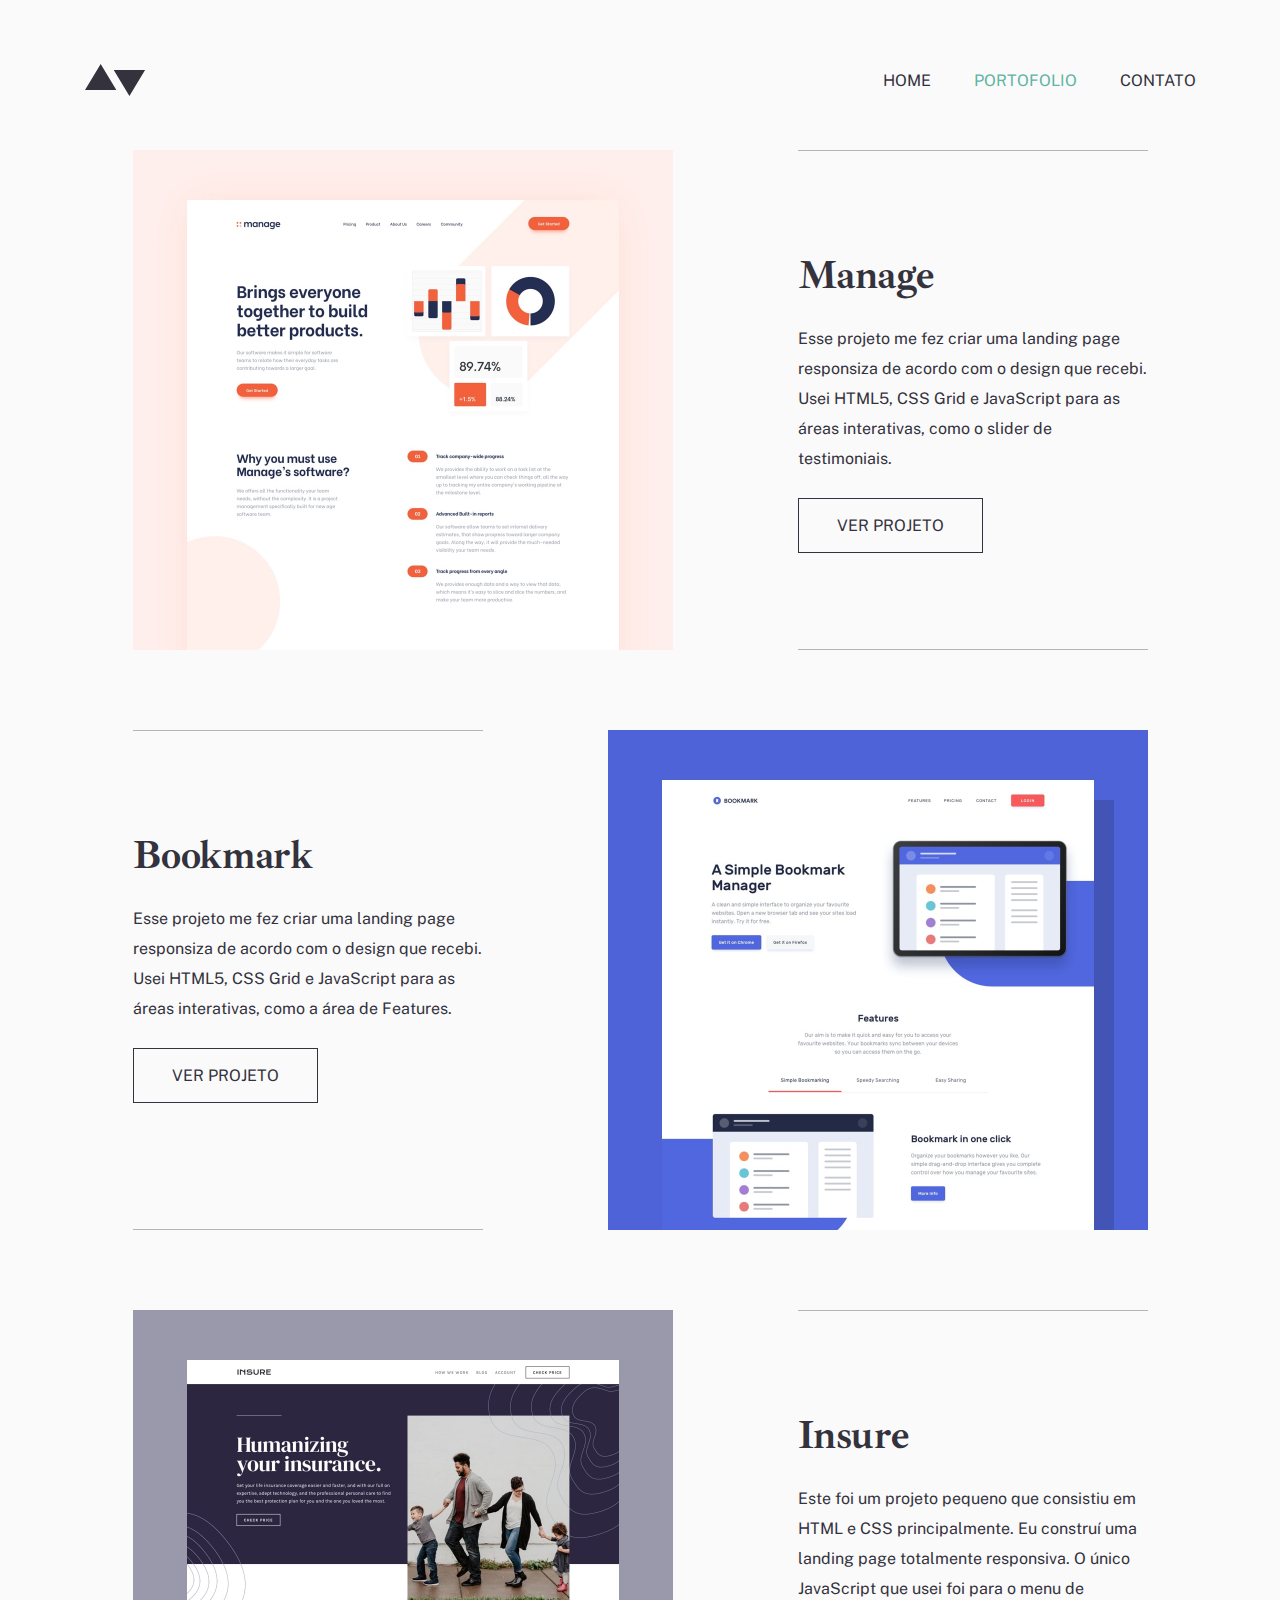
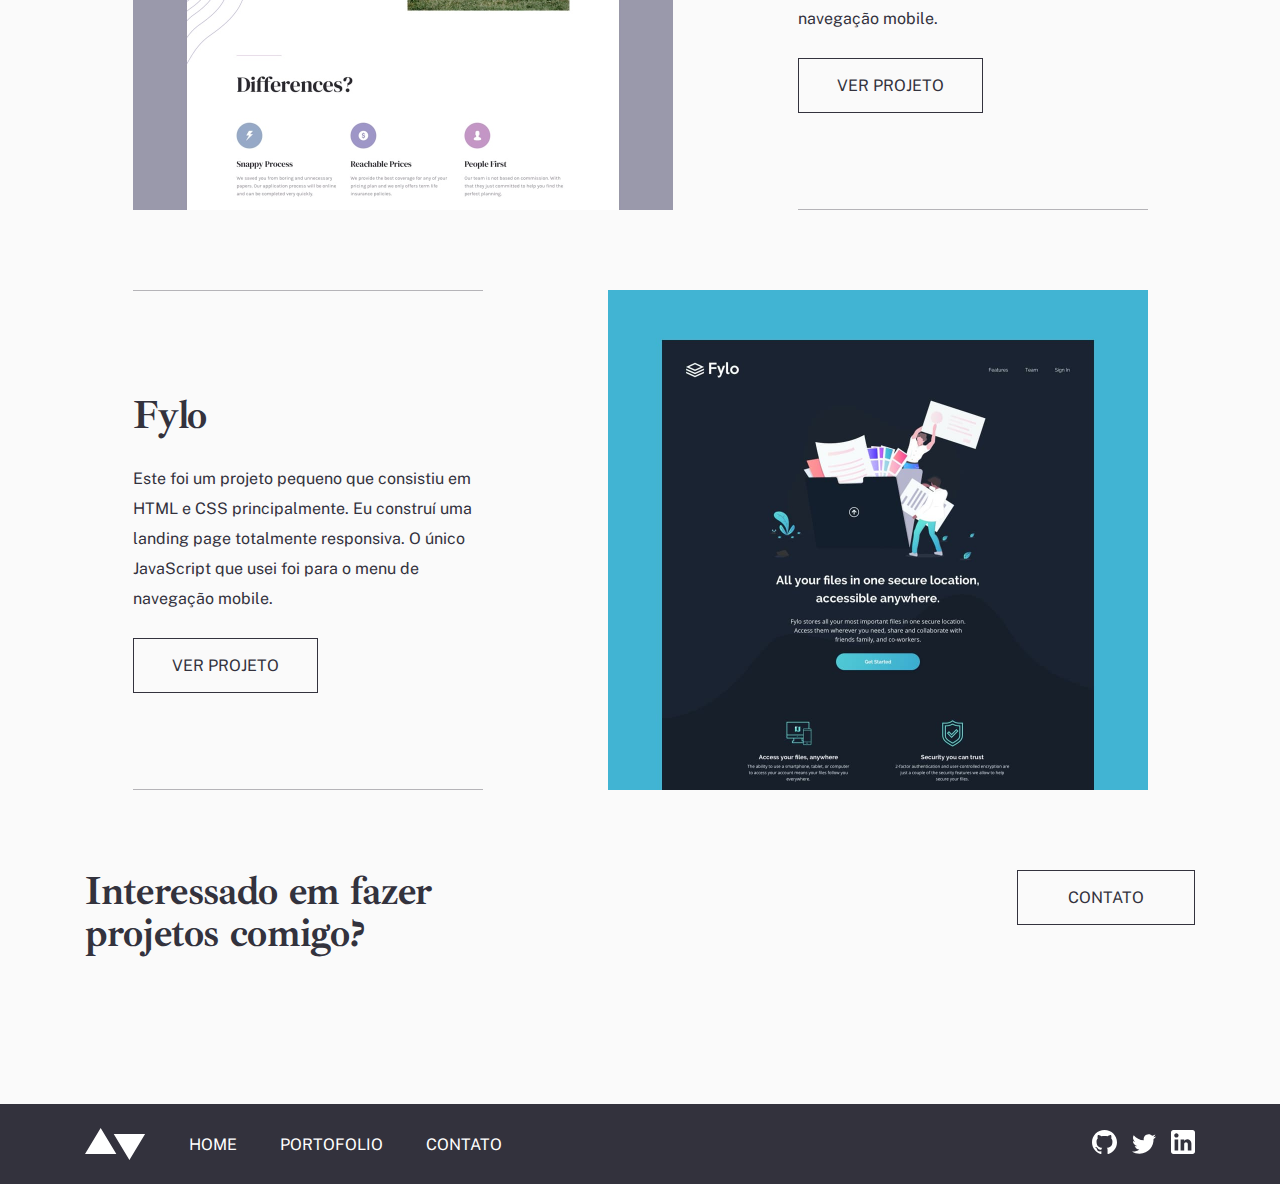
<file: pages/portfolio/index.html>
<!DOCTYPE html>
<html lang="en">

<head>
    <meta charset="UTF-8">
    <meta http-equiv="X-UA-Compatible" content="IE=edge">
    <meta name="viewport" content="width=device-width, initial-scale=1.0">
    <title>Portofolio</title>
    <link rel="preconnect" href="https://fonts.googleapis.com">
    <link rel="preconnect" href="https://fonts.gstatic.com" crossorigin>
    <link href="https://fonts.googleapis.com/css2?family=Ibarra+Real+Nova:wght@700&family=Public+Sans&display=swap"
        rel="stylesheet">
    <link rel="stylesheet" href="../../css/global.css">
    <link rel="stylesheet" href="style.css">

</head>

<body>
    <header>
        <img src="../../assets/logo-dark.svg" alt="Logo dark">
        <nav>
            <ul>
                <li><a class="home2" href="../../pages/home/index.html">HOME</a></li>
                <li><a class="home" href="../../pages/portfolio/index.html">PORTOFOLIO</a></li>
                <li><a class="home2" href="../../pages/contato/index.html">CONTATO</a></li>
            </ul>
        </nav>
    </header>
    <section>
    </section>
    <section id="sobre-mim">
        <div class="profilepic-sobre">
            <div class="profilepic">
                <img src="../../assets/portfolio/manage/image-portfolio-manage.jpg" alt="Managing picture">
            </div>
            <div class="about-me">
                <h2>Manage</h2>
                <p>Esse projeto me fez criar uma landing page responsiza de acordo com o design que recebi. Usei HTML5,
                    CSS Grid e JavaScript para as áreas interativas, como o slider de testimoniais.</p>
                <div class="about-me-button">
                    <a href="../../pages/portfolio-01-manage/index.html"><button>VER PROJETO</button></a>
                </div>
            </div>
        </div>
    </section>
    <section id="sobre-mim">
        <div class="profilepic-sobre">
            <div class="about-me">
                <h2>Bookmark</h2>
                <p>Esse projeto me fez criar uma landing page responsiza de acordo com o design que recebi. Usei HTML5,
                    CSS Grid e JavaScript para as áreas interativas, como a área de Features.</p>
                <div class="about-me-button">
                    <a href="../../pages/portfolio-02-bookmark/index.html"><button>VER PROJETO</button></a>
                </div>
            </div>
            <div class="profilepic">
                <img src="../../assets/portfolio/bookmark/image-portfolio-bookmark.jpg" alt="Bookmarks picture">
            </div>
        </div>
    </section>
    <section id="sobre-mim">
        <div class="profilepic-sobre">
            <div class="profilepic">
                <img src="../../assets/portfolio/insure/image-portfolio-insure.jpg" alt="Insure picture">
            </div>
            <div class="about-me">
                <h2>Insure</h2>
                <p>Este foi um projeto pequeno que consistiu em HTML e CSS principalmente. Eu construí uma landing page
                    totalmente responsiva. O único JavaScript que usei foi para o menu de navegação mobile.</p>
                <div class="about-me-button">
                    <a href="../../pages/portfolio-03-insure/index.html"><button>VER PROJETO</button></a>
                </div>
            </div>
        </div>
    </section>
    <section id="sobre-mim">
        <div class="profilepic-sobre">
            <div class="about-me">
                <h2>Fylo</h2>
                <p>Este foi um projeto pequeno que consistiu em HTML e CSS principalmente. Eu construí uma landing page
                    totalmente responsiva. O único JavaScript que usei foi para o menu de navegação mobile.</p>
                <div class="about-me-button">
                    <a href="../../pages/portfolio-04-fylo/index.html"><button>VER PROJETO</button></a>
                </div>
            </div>
            <div class="profilepic">
                <img src="../../assets/portfolio/fylo/image-portfolio-fylo.jpg" alt="Fylo picture">
            </div>
        </div>
    </section>
    <section>
        <div class="contato">
            <div class="contato-h2">
                <h2>Interessado em fazer projetos comigo?</h2>
            </div>
            <div class="contato-button">
                <a href="../../pages/contato/index.html"><button>CONTATO</button></a>
            </div>
        </div>
    </section>
    <footer>
        <div class="links">
            <div class="logo-nav">
                <img src="../../assets/logo-light.svg" alt="Logo light">
                <ul>
                    <li><a href="../../pages/home/index.html">HOME</a></li>
                    <li><a href="../../pages/portfolio/index.html">PORTOFOLIO</a></li>
                    <li><a href="../../pages/contato/index.html">CONTATO</a></li>
                </ul>
            </div>
            <div class="ul-social">
                <ul>
                    <li><a href="https://github.com/carlosael"><img src="../../assets/icons/github-light.svg"
                                alt=""></a>
                    </li>
                    <li><a href="#"><img src="../../assets/icons/twitter-light.svg" alt=""></a></li>
                    <li><a href="https://www.linkedin.com/in/carlos-alberto-037582105/"><img
                                src="../../assets/icons/linkedin-light.svg" alt=""></a></li>
                </ul>
            </div>
        </div>
    </footer>
</body>

</html>
</file>
<file: css/global.css>
* {
    margin: 0;
    padding: 0;
    box-sizing: border-box;
}

body {
    background-color: #FAFAFA;
    display: flex;
    justify-content: center;
    align-items: center;
    flex-direction: column;
    min-height: 100vh;
    font-family: 'Ibarra Real Nova', serif;
    font-family: 'Public Sans', sans-serif;
}

h1 {
    font-family: 'Ibarra Real Nova', serif;
    font-size: 50px;
    line-height: 50px;
    letter-spacing: -0.45px;
    color: #33323D;
}

h2 {
    font-family: 'Ibarra Real Nova', serif;
    font-size: 40px;
    line-height: 42px;
    letter-spacing: -0.36px;
    color: #33323D;
}

p {
    font-family: 'Public Sans', sans-serif;
    font-size: 16px;
    line-height: 30px;
    color: #33323D;

}

h3 {
    font-family: 'Ibarra Real Nova', serif;
    font-size: 32px;
    line-height: 36px;
    letter-spacing: -0.29px;
    color: #33323D;
}

a {
    text-decoration: none;
}

/*

HEADER

*/

header {
    display: flex;
    justify-content: space-between;
    align-items: center;
    margin-bottom: 54px;
    margin-top: 64px;
    width:1111px;
    height: 32px;

}

header nav ul {
    display: flex;
    justify-content: space-between;
    align-items: baseline;
    list-style-type: none;
    
}

header nav ul li {
    margin-left: 43px;
}

header nav ul li a {
    text-decoration: none;
}

.home {
    color:#5FB4A2;
}

.home2 {
    color: #33323D;
}

/*

ABOUT ME SECTION

*/

.profilepic-sobre {
    display: flex;
    justify-content: space-between;

    width: 1110px;
    height: 600px;

    margin-bottom: 150px;
}

.profilepic img {
    width: 540px;
    height: 600px;
}

.about-me {
    border-top: 1px solid #33323d59;
    border-bottom: 1px solid #33323d59;

    display: flex;
    flex-direction: column;

    width: 430px;
}

.about-me h2 {
    margin-top: 51px;
}

.about-me-button {
    display: flex;
    justify-content: center;
}

.about-me button {
    all: unset;
    box-sizing: border-box;
    display: flex;
    justify-content: center;
    padding: 17px 28px;
    border: 1px solid #33323D;
}

.about-me button:hover {
    background: #33323D;
    color: #FFF;
}


.about-me h2 {
    margin-bottom: 28px;
}

.about-me p {
    margin-bottom: 24px;
}

.about-me a {
    color: #33323D;
    text-decoration: none;
}

/*

CONTACT SECTION

*/

.contato {
    display: flex;
    justify-content: space-between;

    width: 1110px;
    height: 84px;
    margin-bottom: 150px;
}

.contato-h2 {
    display: flex;
    width: 367px;
}

.contato-button button {
    all: unset;
    box-sizing: border-box;
    display: flex;
    padding: 17px 50px;
    border: 1px solid #33323D;
}

.contato-button button:hover {
    background: #33323D;
    color: #FFF;
}

.contato-button a {
    color: #33323D;
    text-decoration: none;
}

/* 

FOOTER

*/

footer {
    display: flex;
    justify-content: center;
    align-items: center;
    background-color: #33323D;
    width: 1440px;
    height: 80px;
}

.links {
    display: flex;
    justify-content: space-between;
    align-items: center;
    width: 1110px;
    height: 61px;
}

.logo-nav {
    display: flex;
    width: 418px;
    align-items: center;
}

.logo-nav ul {
    display: flex;
    justify-content: space-between;
    align-items: baseline;
    list-style-type: none;
}

.logo-nav a {
    text-decoration: none;
    color: #FFF;
}
.logo-nav ul li {
    margin-left: 43px;
}

.ul-social ul {
    display: flex;
    justify-content: space-between;
    align-items: baseline;
    list-style-type: none;
}

.ul-social li {
    margin-left: 15px;
}
</file>
<file: pages/contato/style.css>
.contato-final {
    display: flex;
    justify-content: space-between;
    width: 1110px;
    height: 354px;

    border-top: 1px solid #33323d59;
    border-bottom: 1px solid #33323d59;

    margin-bottom: 47px;
}

.contato-h2 {
    margin-top: 42px;
    display: flex;
    width: 475px;
}

.entre-em-contato {
    margin-top: 42px;
    display: flex;
    flex-direction: column;
    width: 635px;
}

.entre-em-contato p {
    margin-bottom: 54px;
}

    
.entre-em-contato ul {
        display: flex;
        align-items: baseline;
        list-style-type: none;
}
    
.entre-em-contato li{
    margin-right: 15px;
}

.contato-texto {
    display: flex;
    width: 1110px;
    height: 426px;

}

.contato-texto-h2 {
    display: flex;
    width: 475px;
}

.inputs {
    display: flex;
    flex-direction: column;
}

label {
    font-family: 'Public Sans', sans-serif;
    font-weight: 700;
    font-size: 13px;
    margin-bottom: 8px;
}

input {
    all:unset;
    box-sizing: border-box;
    display: flex;
    background-color: #e8e7ee;
    mix-blend-mode: normal;
    padding: 10px;
    margin-bottom: 8px;
}

input:focus {
    border: 2px solid #000000;
    box-sizing: border-box;
}

textarea:focus{
    border: 2px solid #000000;
    box-sizing: border-box;
}

.inputs button:hover{
    background: #5FB4A2;
    
}


.name {
    width: 635px;
    height: 48px;
}


textarea {
    all:unset;
    box-sizing: border-box;
    display: flex;
    background-color: #e8e7ee;
    mix-blend-mode: normal;
    padding: 10px;
    height: 100px;
}

button {
    all:unset;
    box-sizing: border-box;
    display: flex;
    justify-content: center;
    background-color: #203A4C;
    color: #FFF;
    width: 200px;
    padding: 17px 50px;
    margin-bottom: 109px;
    margin-top: 24px;
    cursor: pointer;
}
</file>
<file: pages/home/style.css>
/*

HERO SECTION

*/

.hero {
    background: url("../../assets/home/image-homepage-hero.jpg");
    background-repeat: no-repeat;
    background-position: center;
    background-size: cover;
    width: 1110px;
    height: 600px;
    display: flex;
    align-items: flex-end;
    margin-bottom: 149px;
}

.hero-h1 {
    background-color: #FAFAFA;

    display: flex;
    flex-direction: column;
    justify-content: flex-end;

    width: 445px;
    height: 357px;
    
}

.ola {
    padding: 0 25px;
    margin-bottom: 53px;
}

.hero-button {
    display: flex;
    width: 445px;
    height: 48px;
}

.hero-button button {
    all:unset;
    box-sizing: border-box;
    display: flex;
    background-color: #203A4C;
    cursor: pointer;
}

.img-button button {
    padding: 16px 18px;
    width: 48px;
    height: 48px;
    background-color: #1d3444;
    cursor: pointer;
}

.sobre-mim-button button {
    padding: 17px 30px;
    width: 152px;
    height: 48px;
}

.hero-button a {
    color: #FFF;
    text-decoration: none;
}

.img-button button:hover {
    background: #000000;
    mix-blend-mode: normal;
    opacity: 0.4;
}

.sobre-mim-button button:hover {
    background: #5FB4A2;
}
</file>
<file: pages/portfolio-01-manage/style.css>
/*

PROJETOS

*/

.hero {
    background: url("../../assets/portfolio/manage/image-manage-hero.jpg");
    background-repeat: no-repeat;
    background-position: center;
    background-size: cover;
    width: 1110px;
    height: 500px;
    display: flex;
    margin-bottom: 115px;
}

.profilepic-sobre {
margin-bottom: 64px;
}

.about-me-button {
display: flex;
justify-content: flex-start;
}

.about-me-button button {
padding: 17px 61px;
}

.projeto {
width: 635px;
}

.projeto img {
width: 635px;
height: 400px;
margin-bottom: 32px;
}

.projeto h3 {
font-family: 'Ibarra Real Nova', serif;
font-size: 32px;
line-height: 36px;
letter-spacing: -0.29px;
color: #33323D;
margin-bottom: 28px;
}

.projeto p {
font-family: 'Public Sans', sans-serif;
font-size: 15px;
line-height: 30px;
color:#33323D;
margin-bottom: 40px;
}

.p-verde {
color:#5FB4A2;
}

.profilepic-sobre {
display: flex;
justify-content: space-between;
width: 1110px;
height: 1192px;
}

.about-me {
height: 500px;
}

.portofolio-nav {
display: flex;
justify-content: space-between;
align-items: center;

width: 1110px;
height: 132px;
margin-bottom: 115px;

border-top: 1px solid #33323d59;
border-bottom: 1px solid #33323d59;
}

.portofolio-nav h3 {
margin-right: 32px;
}

.portofolio-nav p {
color: #33323D;

mix-blend-mode: normal;
opacity: 0.5;
}


.projeto-anterior {
display: flex;
}


.projeto-anterior p {
    margin-right: 32px;
}

.projeto-seta {
display: flex;
align-items: center;
margin-right: 32px;
}
</file>
<file: pages/portfolio-02-bookmark/style.css>
/*

PROJETOS

*/

.hero {
    background: url("../../assets/portfolio/bookmark/image-bookmark-hero.jpg");
    background-repeat: no-repeat;
    background-position: center;
    background-size: cover;
    width: 1110px;
    height: 500px;
    display: flex;
    margin-bottom: 115px;
}

.profilepic-sobre {
margin-bottom: 64px;
}

.about-me-button {
display: flex;
justify-content: flex-start;
}

.about-me-button button {
padding: 17px 61px;
}

.projeto {
width: 635px;
}

.projeto img {
width: 635px;
height: 400px;
margin-bottom: 32px;
}

.projeto h3 {
font-family: 'Ibarra Real Nova', serif;
font-size: 32px;
line-height: 36px;
letter-spacing: -0.29px;
color: #33323D;
margin-bottom: 28px;
}

.projeto p {
font-family: 'Public Sans', sans-serif;
font-size: 15px;
line-height: 30px;
color:#33323D;
margin-bottom: 40px;
}

.p-verde {
color:#5FB4A2;
}

.profilepic-sobre {
display: flex;
justify-content: space-between;
width: 1110px;
height: 1192px;
}

.about-me {
height: 500px;
}

.portofolio-nav {
display: flex;
justify-content: space-between;
align-items: center;

width: 1110px;
height: 132px;
margin-bottom: 115px;

border-top: 1px solid #33323d59;
border-bottom: 1px solid #33323d59;
}

.portofolio-nav h3 {
margin-right: 32px;
}

.portofolio-nav p {
color: #33323D;

mix-blend-mode: normal;
opacity: 0.5;
}


.projeto-anterior {
display: flex;
}

.projeto-anterior p {
    margin-right: 32px;
}

.projeto-seta {
display: flex;
align-items: center;
margin-right: 32px;
}
</file>
<file: pages/portfolio-03-insure/style.css>
/*

PROJETOS

*/

.hero {
    background: url("../../assets/portfolio/insure/image-insure-hero.jpg");
    background-repeat: no-repeat;
    background-position: center;
    background-size: cover;
    width: 1110px;
    height: 500px;
    display: flex;
    margin-bottom: 115px;
}

.profilepic-sobre {
margin-bottom: 64px;
}

.about-me-button {
display: flex;
justify-content: flex-start;
}

.about-me-button button {
padding: 17px 61px;
}

.projeto {
width: 635px;
}

.projeto img {
width: 635px;
height: 400px;
margin-bottom: 32px;
}

.projeto h3 {
font-family: 'Ibarra Real Nova', serif;
font-size: 32px;
line-height: 36px;
letter-spacing: -0.29px;
color: #33323D;
margin-bottom: 28px;
}

.projeto p {
font-family: 'Public Sans', sans-serif;
font-size: 15px;
line-height: 30px;
color:#33323D;
margin-bottom: 40px;
}

.p-verde {
color:#5FB4A2;
}

.profilepic-sobre {
display: flex;
justify-content: space-between;
width: 1110px;
height: 1192px;
}

.about-me {
height: 500px;
}

.portofolio-nav {
display: flex;
justify-content: space-between;
align-items: center;

width: 1110px;
height: 132px;
margin-bottom: 115px;

border-top: 1px solid #33323d59;
border-bottom: 1px solid #33323d59;
}

.portofolio-nav h3 {
margin-right: 32px;
}

.portofolio-nav p {
color: #33323D;

mix-blend-mode: normal;
opacity: 0.5;
}


.projeto-anterior {
display: flex;
}


.projeto-anterior p {
    margin-right: 32px;
}

.projeto-seta {
display: flex;
align-items: center;
margin-right: 32px;
}
</file>
<file: pages/portfolio-04-fylo/style.css>
/*

PROJETOS

*/

.hero {
    background: url("../../assets/portfolio/fylo/image-fylo-hero.jpg");
    background-repeat: no-repeat;
    background-position: center;
    background-size: cover;
    width: 1110px;
    height: 500px;
    display: flex;
    margin-bottom: 115px;
}

.profilepic-sobre {
margin-bottom: 64px;
}

.about-me-button {
display: flex;
justify-content: flex-start;
}

.about-me-button button {
padding: 17px 61px;
}

.projeto {
width: 635px;
}

.projeto img {
width: 635px;
height: 400px;
margin-bottom: 32px;
}

.projeto h3 {
font-family: 'Ibarra Real Nova', serif;
font-size: 32px;
line-height: 36px;
letter-spacing: -0.29px;
color: #33323D;
margin-bottom: 28px;
}

.projeto p {
font-family: 'Public Sans', sans-serif;
font-size: 15px;
line-height: 30px;
color:#33323D;
margin-bottom: 40px;
}

.p-verde {
color:#5FB4A2;
}

.profilepic-sobre {
display: flex;
justify-content: space-between;
width: 1110px;
height: 1192px;
}

.about-me {
height: 500px;
}

.portofolio-nav {
display: flex;
justify-content: space-between;
align-items: center;

width: 1110px;
height: 132px;
margin-bottom: 115px;

border-top: 1px solid #33323d59;
border-bottom: 1px solid #33323d59;
}

.portofolio-nav h3 {
margin-right: 32px;
}

.portofolio-nav p {
color: #33323D;

mix-blend-mode: normal;
opacity: 0.5;
}


.projeto-anterior {
display: flex;
}


.projeto-anterior p {
    margin-right: 32px;
}

.projeto-seta {
display: flex;
align-items: center;
margin-right: 32px;
}
</file>
<file: pages/portfolio/style.css>
.profilepic-sobre {
    width: 1015px;
    height: 500px;
    margin-bottom: 80px;
}
.profilepic img {
    width: 540px;
    height: 500px;
}



.about-me {
    width: 350px;
}

.about-me h2 {
    margin-top: 103px;
}

.about-me button {
    padding: 17px 38px;
}

.about-me-button {
    display: flex;
    justify-content: flex-start;
}
</file>
